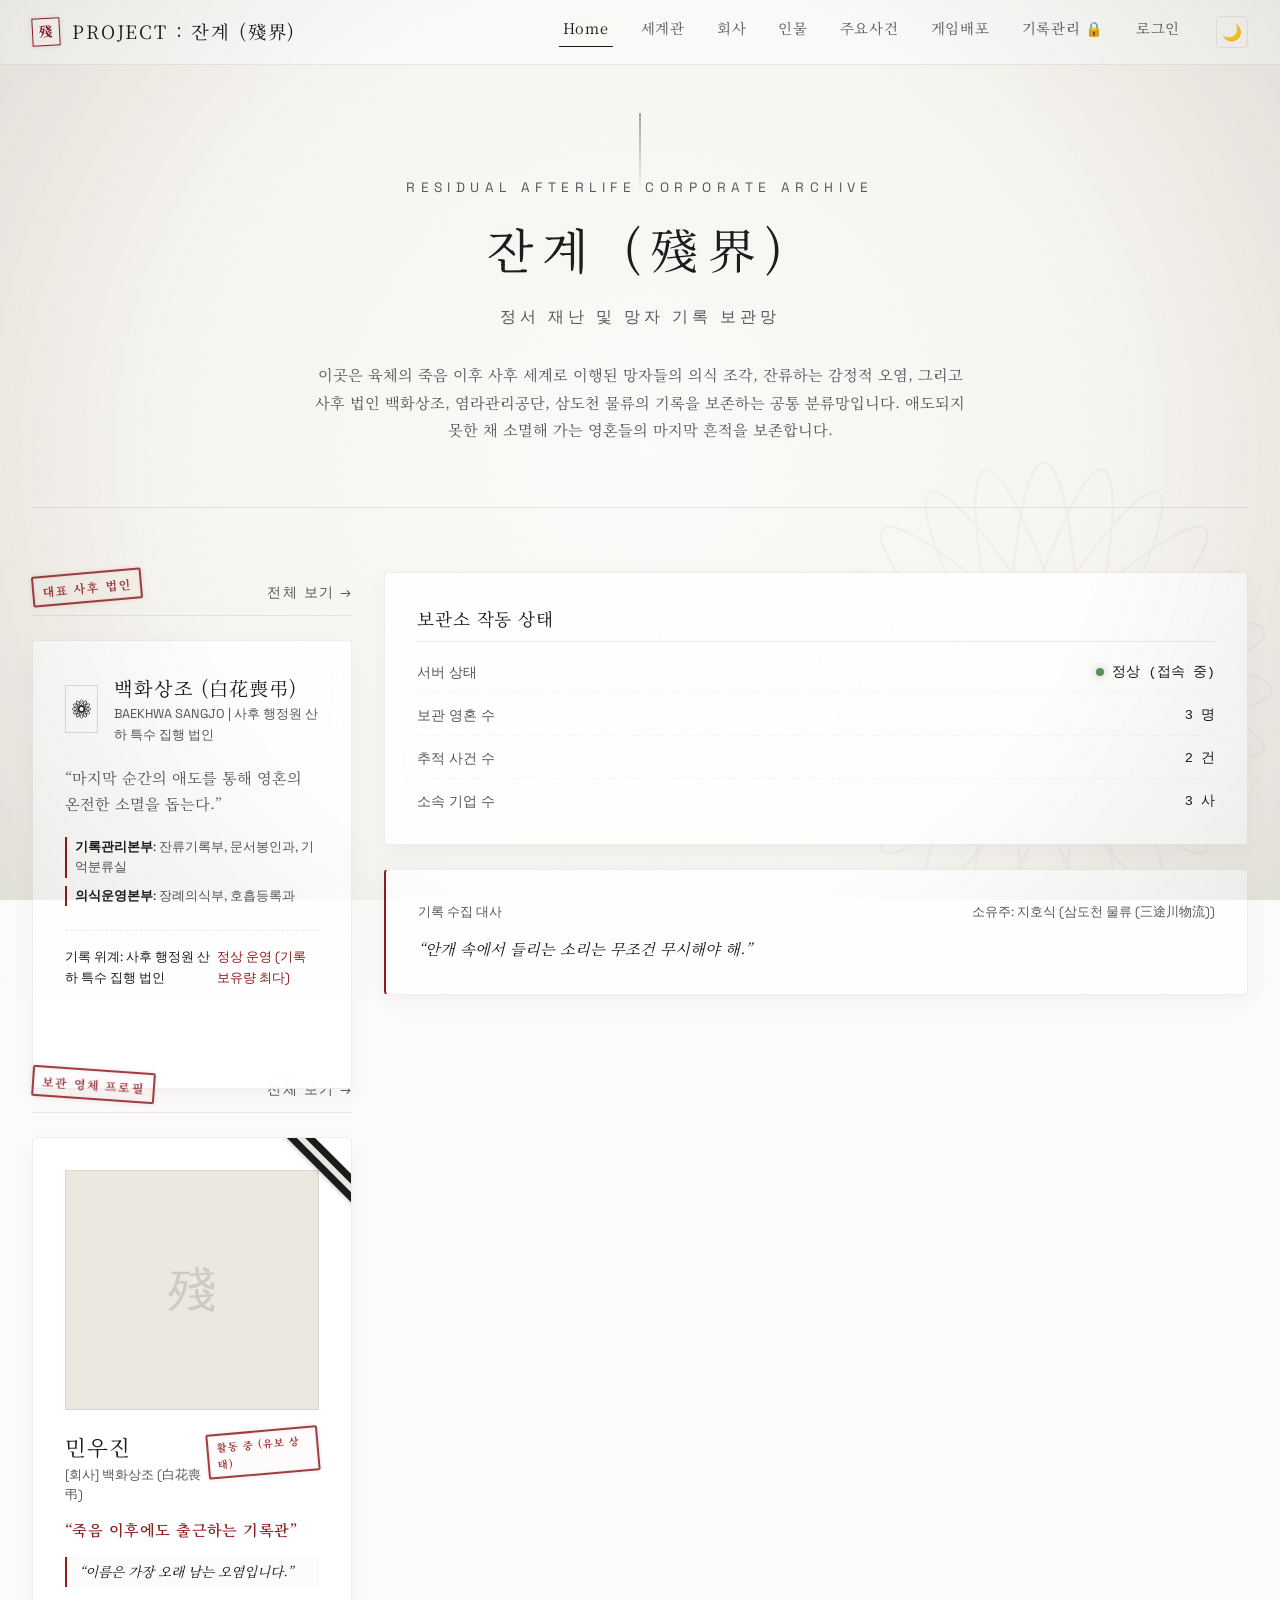
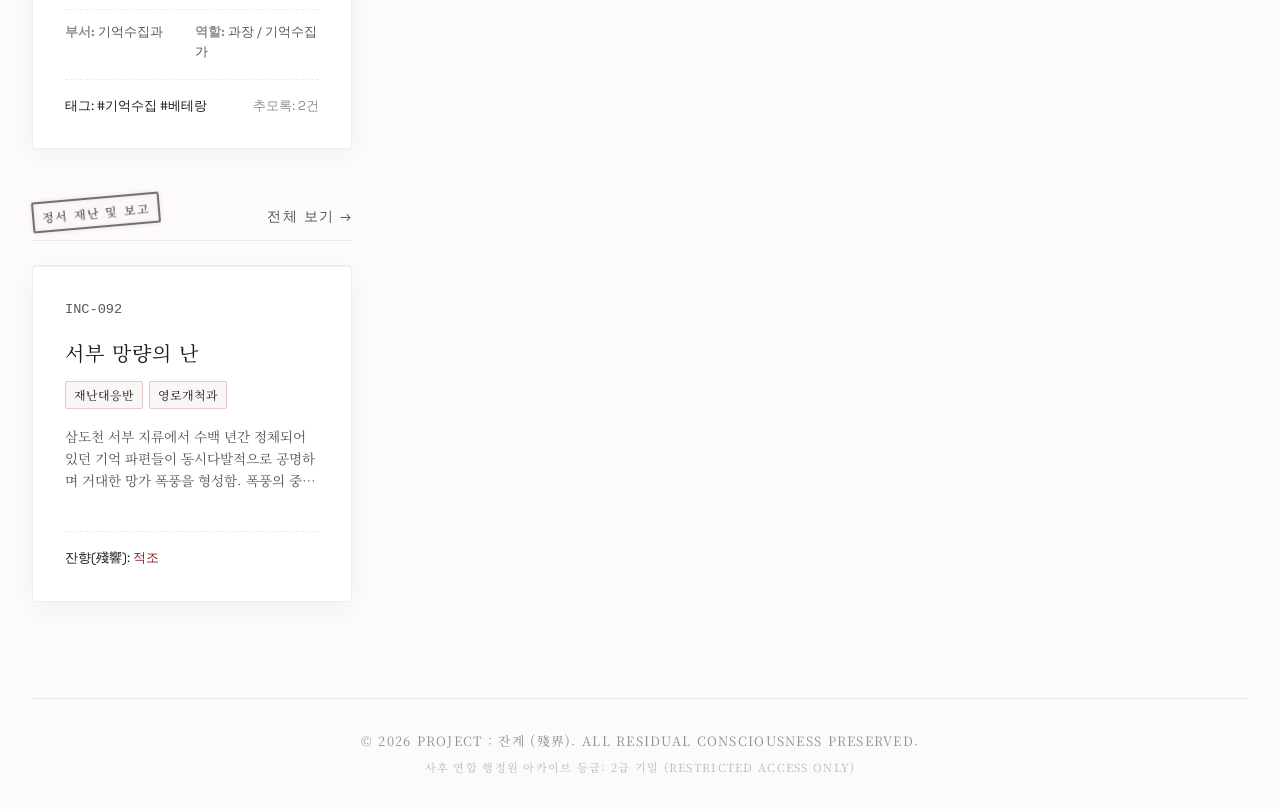
<file: index.html>
<!DOCTYPE html>
<html lang="ko">
<head>
  <meta charset="UTF-8">
  <meta name="viewport" content="width=device-width, initial-scale=1.0">
  <title>PROJECT : 잔계 (殘界) - 사후 세계 기업 연합 기록보관소</title>
  <meta name="description" content="사후 세계 기업들의 기억 잔재, 영혼 격리, 정서 재난 대응 정보를 다루는 공식 기밀 기록 보관소입니다.">
  <link rel="stylesheet" href="assets/css/style.css">
</head>
<body>
  <!-- Loading Screen Overlay -->
  <div class="loading-overlay" id="loading-overlay">
    <div style="text-align: center;">
      <div class="logo-stamp stamp-large" style="margin: 0 auto 1.5rem auto; display: flex; font-size: 1.5rem; width: 45px; height: 45px;">殘</div>
      <h1 class="archive-title" style="margin-bottom: 0.5rem; font-size: 2.5rem; letter-spacing: 0.2em;">PROJECT : 잔계 (殘界)</h1>
      <div class="archive-subtitle" style="margin-bottom: 3rem; font-size: 0.85rem; letter-spacing: 0.2em;">Residual Afterlife Corporate Archive</div>
      
      <div class="loading-quote-container" id="loading-quote-container" style="max-width: 500px; margin: 0 auto;">
        <p class="loading-quote-text" id="loading-quote-text" style="font-family: var(--font-serif); font-size: 1.1rem; font-style: italic; color: var(--text-primary); margin-bottom: 1rem; line-height: 1.8;">기록물 조각 판독 중...</p>
        <span class="loading-quote-author" id="loading-quote-author" style="font-family: var(--font-serif); font-size: 0.85rem; color: var(--text-secondary);"></span>
      </div>
    </div>
  </div>

  <!-- Overlay Effects -->
  <div class="bg-layers"></div>
  <div class="grid-overlay"></div>
  <div class="vignette-overlay"></div>
  <div class="scanlines"></div>
  <div class="noise-overlay"></div>

  <!-- Chrysanthemum Watermark SVG -->
  <svg class="chrysanthemum-watermark" viewBox="0 0 100 100" fill="none" stroke="currentColor" stroke-width="0.3">
    <circle cx="50" cy="50" r="6"/>
    <ellipse cx="50" cy="50" rx="38" ry="6" transform="rotate(0 50 50)"/>
    <ellipse cx="50" cy="50" rx="38" ry="6" transform="rotate(15 50 50)"/>
    <ellipse cx="50" cy="50" rx="38" ry="6" transform="rotate(30 50 50)"/>
    <ellipse cx="50" cy="50" rx="38" ry="6" transform="rotate(45 50 50)"/>
    <ellipse cx="50" cy="50" rx="38" ry="6" transform="rotate(60 50 50)"/>
    <ellipse cx="50" cy="50" rx="38" ry="6" transform="rotate(75 50 50)"/>
    <ellipse cx="50" cy="50" rx="38" ry="6" transform="rotate(90 50 50)"/>
    <ellipse cx="50" cy="50" rx="38" ry="6" transform="rotate(105 50 50)"/>
    <ellipse cx="50" cy="50" rx="38" ry="6" transform="rotate(120 50 50)"/>
    <ellipse cx="50" cy="50" rx="38" ry="6" transform="rotate(135 50 50)"/>
    <ellipse cx="50" cy="50" rx="38" ry="6" transform="rotate(150 50 50)"/>
    <ellipse cx="50" cy="50" rx="38" ry="6" transform="rotate(165 50 50)"/>
  </svg>

  <div class="app-container">
    <!-- Top Navigation Header -->
    <header>
      <a href="/" class="logo" id="nav-logo">
        <div class="logo-stamp">殘</div>
        <div class="logo-text">PROJECT : 잔계 (殘界)</div>
      </a>
      <button class="mobile-nav-toggle" id="menu-toggle" aria-label="메뉴 열기">☰</button>
      <ul class="nav-links" id="nav-menu">
        <li><a href="/" data-route="home">Home</a></li>
        <li><a href="/world/" data-route="world">세계관</a></li>
        <li><a href="/company/" data-route="company">회사</a></li>
        <li><a href="/character/" data-route="character">인물</a></li>
        <li><a href="/incident/" data-route="incident">주요사건</a></li>
        <li><a href="/games/" data-route="games">게임배포</a></li>
        <li><a href="/manage/" data-route="manage">기록관리 🔒</a></li>
        <li><a href="/admin-login/" data-route="admin-login">로그인</a></li>
      </ul>
    </header>

    <!-- Main Workspace Content injected via app.js -->
    <main id="app">
      <div class="loading-placeholder" style="text-align: center; padding: 5rem 0; font-family: var(--font-serif); color: var(--text-secondary);">
        기록 보관소 데이터베이스 로딩 중...
      </div>
    </main>

    <!-- Page Footer -->
    <footer>
      <p>© 2026 PROJECT : 잔계 (殘界). ALL RESIDUAL CONSCIOUSNESS PRESERVED.</p>
      <p style="font-size: 0.7rem; margin-top: 0.5rem; opacity: 0.6;">사후 연합 행정원 아카이브 등급: 2급 기밀 (RESTRICTED ACCESS ONLY)</p>
    </footer>
  </div>

  <!-- Detail Modal Dialog Container -->
  <div class="detail-modal-overlay" id="detail-modal-overlay">
    <div class="detail-modal" id="detail-modal-content">
      <!-- Injected dynamically -->
    </div>
  </div>

  <!-- Application Logic -->
  <script type="module" src="assets/js/app.js"></script>
</body>
</html>
</file>
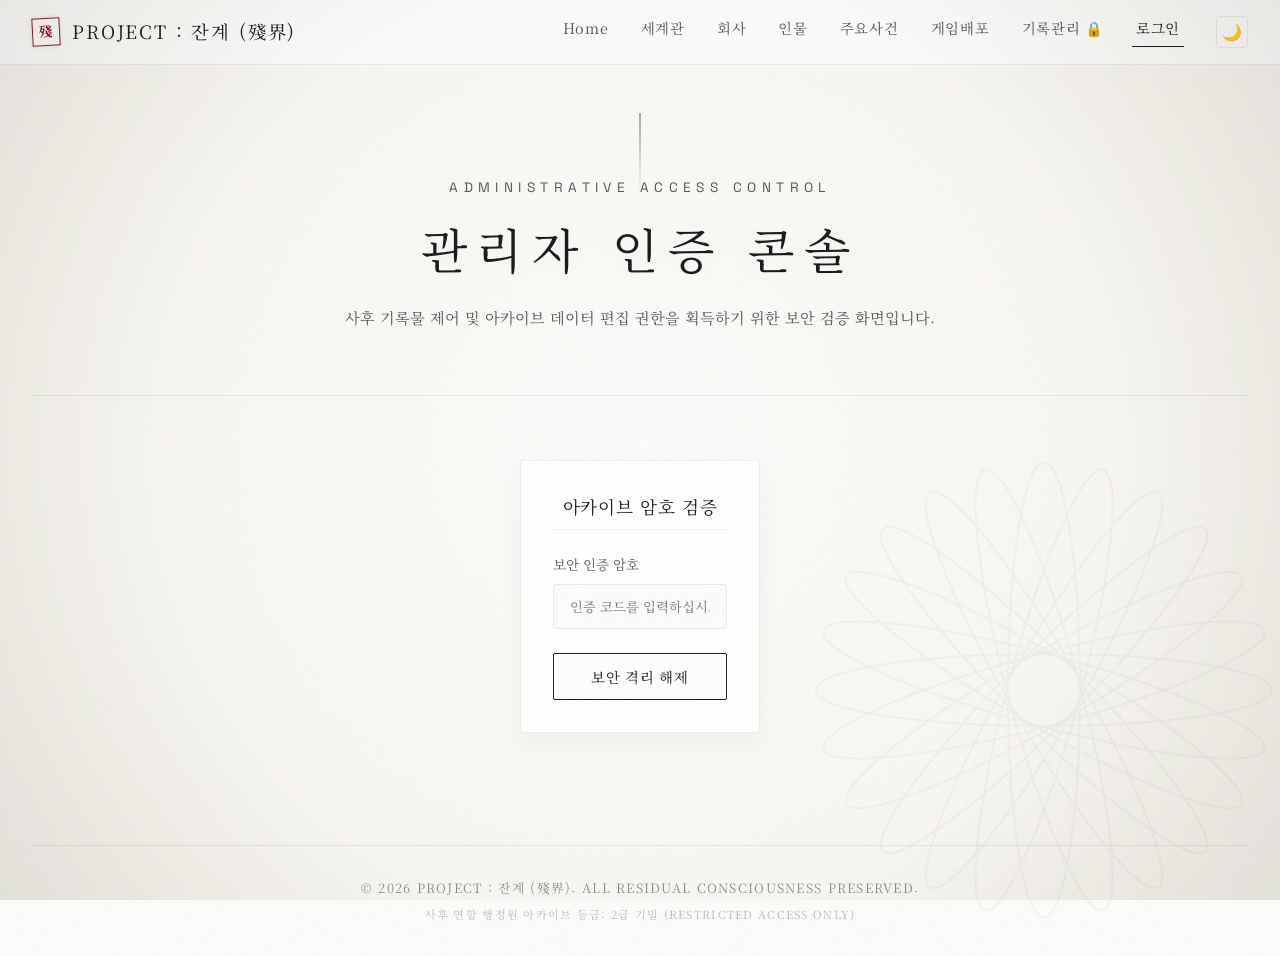
<file: admin-login/index.html>
<!DOCTYPE html>
<html lang="ko">
<head>
  <meta charset="UTF-8">
  <meta name="viewport" content="width=device-width, initial-scale=1.0">
  <title>관리자 로그인 | PROJECT : 잔계 (殘界)</title>
  <meta name="description" content="사후 세계 기업 아카이브 관리 권한 획득을 위한 로그인 페이지입니다.">
  <link rel="stylesheet" href="../assets/css/style.css">
</head>
<body>
  <div class="bg-layers"></div>
  <div class="vignette-overlay"></div>
  <div class="noise-overlay"></div>

  <svg class="chrysanthemum-watermark" viewBox="0 0 100 100" fill="none" stroke="currentColor" stroke-width="0.3">
    <circle cx="50" cy="50" r="6"/>
    <ellipse cx="50" cy="50" rx="38" ry="6" transform="rotate(0 50 50)"/>
    <ellipse cx="50" cy="50" rx="38" ry="6" transform="rotate(15 50 50)"/>
    <ellipse cx="50" cy="50" rx="38" ry="6" transform="rotate(30 50 50)"/>
    <ellipse cx="50" cy="50" rx="38" ry="6" transform="rotate(45 50 50)"/>
    <ellipse cx="50" cy="50" rx="38" ry="6" transform="rotate(60 50 50)"/>
    <ellipse cx="50" cy="50" rx="38" ry="6" transform="rotate(75 50 50)"/>
    <ellipse cx="50" cy="50" rx="38" ry="6" transform="rotate(90 50 50)"/>
    <ellipse cx="50" cy="50" rx="38" ry="6" transform="rotate(105 50 50)"/>
    <ellipse cx="50" cy="50" rx="38" ry="6" transform="rotate(120 50 50)"/>
    <ellipse cx="50" cy="50" rx="38" ry="6" transform="rotate(135 50 50)"/>
    <ellipse cx="50" cy="50" rx="38" ry="6" transform="rotate(150 50 50)"/>
    <ellipse cx="50" cy="50" rx="38" ry="6" transform="rotate(165 50 50)"/>
  </svg>

  <div class="app-container">
    <header>
      <a href="/" class="logo" id="nav-logo">
        <div class="logo-stamp">殘</div>
        <div class="logo-text">PROJECT : 잔계 (殘界)</div>
      </a>
      <button class="mobile-nav-toggle" id="menu-toggle" aria-label="메뉴 열기">☰</button>
      <ul class="nav-links" id="nav-menu">
        <li><a href="/" data-route="home">Home</a></li>
        <li><a href="/world/" data-route="world">세계관</a></li>
        <li><a href="/company/" data-route="company">회사</a></li>
        <li><a href="/character/" data-route="character">인물</a></li>
        <li><a href="/incident/" data-route="incident">주요사건</a></li>
        <li><a href="/games/" data-route="games">게임배포</a></li>
        <li><a href="/manage/" data-route="manage">기록관리 🔒</a></li>
        <li><a href="/admin-login/" data-route="admin-login">로그인</a></li>
      </ul>
    </header>

    <main id="app">
      <div class="loading-placeholder" style="text-align: center; padding: 5rem 0; font-family: var(--font-serif); color: var(--text-secondary);">
        기록 보관소 데이터베이스 로딩 중...
      </div>
    </main>

    <footer>
      <p>© 2026 PROJECT : 잔계 (殘界). ALL RESIDUAL CONSCIOUSNESS PRESERVED.</p>
      <p style="font-size: 0.7rem; margin-top: 0.5rem; opacity: 0.6;">사후 연합 행정원 아카이브 등급: 2급 기밀 (RESTRICTED ACCESS ONLY)</p>
    </footer>
  </div>

  <div class="detail-modal-overlay" id="detail-modal-overlay">
    <div class="detail-modal" id="detail-modal-content"></div>
  </div>

  <script type="module" src="../assets/js/app.js"></script>
</body>
</html>
</file>
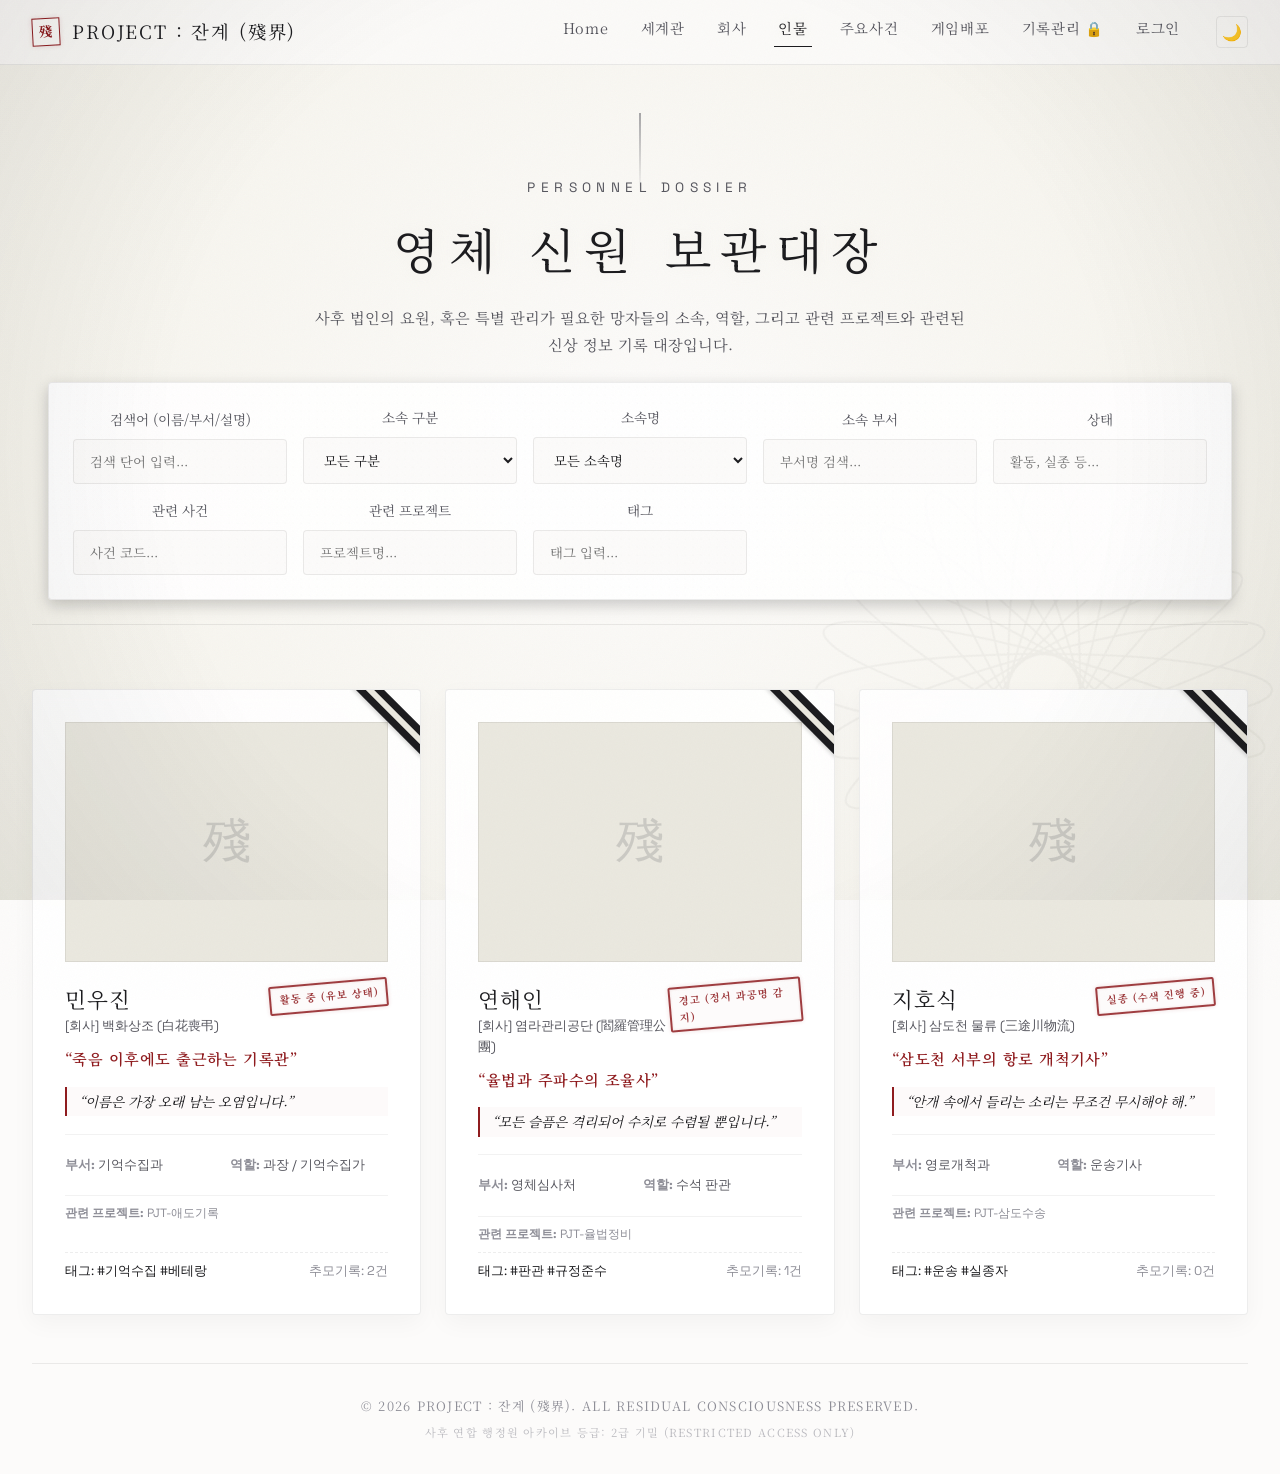
<file: character/index.html>
<!DOCTYPE html>
<html lang="ko">
<head>
  <meta charset="UTF-8">
  <meta name="viewport" content="width=device-width, initial-scale=1.0">
  <title>인물 기록 | PROJECT : 잔계 (殘界)</title>
  <meta name="description" content="사후 세계 관리 대상 및 집행 인력들의 인사 기록 정보입니다.">
  <link rel="stylesheet" href="../assets/css/style.css">
</head>
<body>
  <div class="bg-layers"></div>
  <div class="grid-overlay"></div>
  <div class="vignette-overlay"></div>
  <div class="scanlines"></div>
  <div class="noise-overlay"></div>

  <svg class="chrysanthemum-watermark" viewBox="0 0 100 100" fill="none" stroke="currentColor" stroke-width="0.3">
    <circle cx="50" cy="50" r="6"/>
    <ellipse cx="50" cy="50" rx="38" ry="6" transform="rotate(0 50 50)"/>
    <ellipse cx="50" cy="50" rx="38" ry="6" transform="rotate(15 50 50)"/>
    <ellipse cx="50" cy="50" rx="38" ry="6" transform="rotate(30 50 50)"/>
    <ellipse cx="50" cy="50" rx="38" ry="6" transform="rotate(45 50 50)"/>
    <ellipse cx="50" cy="50" rx="38" ry="6" transform="rotate(60 50 50)"/>
    <ellipse cx="50" cy="50" rx="38" ry="6" transform="rotate(75 50 50)"/>
    <ellipse cx="50" cy="50" rx="38" ry="6" transform="rotate(90 50 50)"/>
    <ellipse cx="50" cy="50" rx="38" ry="6" transform="rotate(105 50 50)"/>
    <ellipse cx="50" cy="50" rx="38" ry="6" transform="rotate(120 50 50)"/>
    <ellipse cx="50" cy="50" rx="38" ry="6" transform="rotate(135 50 50)"/>
    <ellipse cx="50" cy="50" rx="38" ry="6" transform="rotate(150 50 50)"/>
    <ellipse cx="50" cy="50" rx="38" ry="6" transform="rotate(165 50 50)"/>
  </svg>

  <div class="app-container">
    <header>
      <a href="/" class="logo" id="nav-logo">
        <div class="logo-stamp">殘</div>
        <div class="logo-text">PROJECT : 잔계 (殘界)</div>
      </a>
      <button class="mobile-nav-toggle" id="menu-toggle" aria-label="메뉴 열기">☰</button>
      <ul class="nav-links" id="nav-menu">
        <li><a href="/" data-route="home">Home</a></li>
        <li><a href="/world/" data-route="world">세계관</a></li>
        <li><a href="/company/" data-route="company">회사</a></li>
        <li><a href="/character/" data-route="character">인물</a></li>
        <li><a href="/incident/" data-route="incident">주요사건</a></li>
        <li><a href="/games/" data-route="games">게임배포</a></li>
        <li><a href="/manage/" data-route="manage">기록관리 🔒</a></li>
        <li><a href="/admin-login/" data-route="admin-login">로그인</a></li>
      </ul>
    </header>

    <main id="app">
      <div class="loading-placeholder" style="text-align: center; padding: 5rem 0; font-family: var(--font-serif); color: var(--text-secondary);">
        기록 보관소 데이터베이스 로딩 중...
      </div>
    </main>

    <footer>
      <p>© 2026 PROJECT : 잔계 (殘界). ALL RESIDUAL CONSCIOUSNESS PRESERVED.</p>
      <p style="font-size: 0.7rem; margin-top: 0.5rem; opacity: 0.6;">사후 연합 행정원 아카이브 등급: 2급 기밀 (RESTRICTED ACCESS ONLY)</p>
    </footer>
  </div>

  <div class="detail-modal-overlay" id="detail-modal-overlay">
    <div class="detail-modal" id="detail-modal-content"></div>
  </div>

  <script type="module" src="../assets/js/app.js"></script>
</body>
</html>
</file>
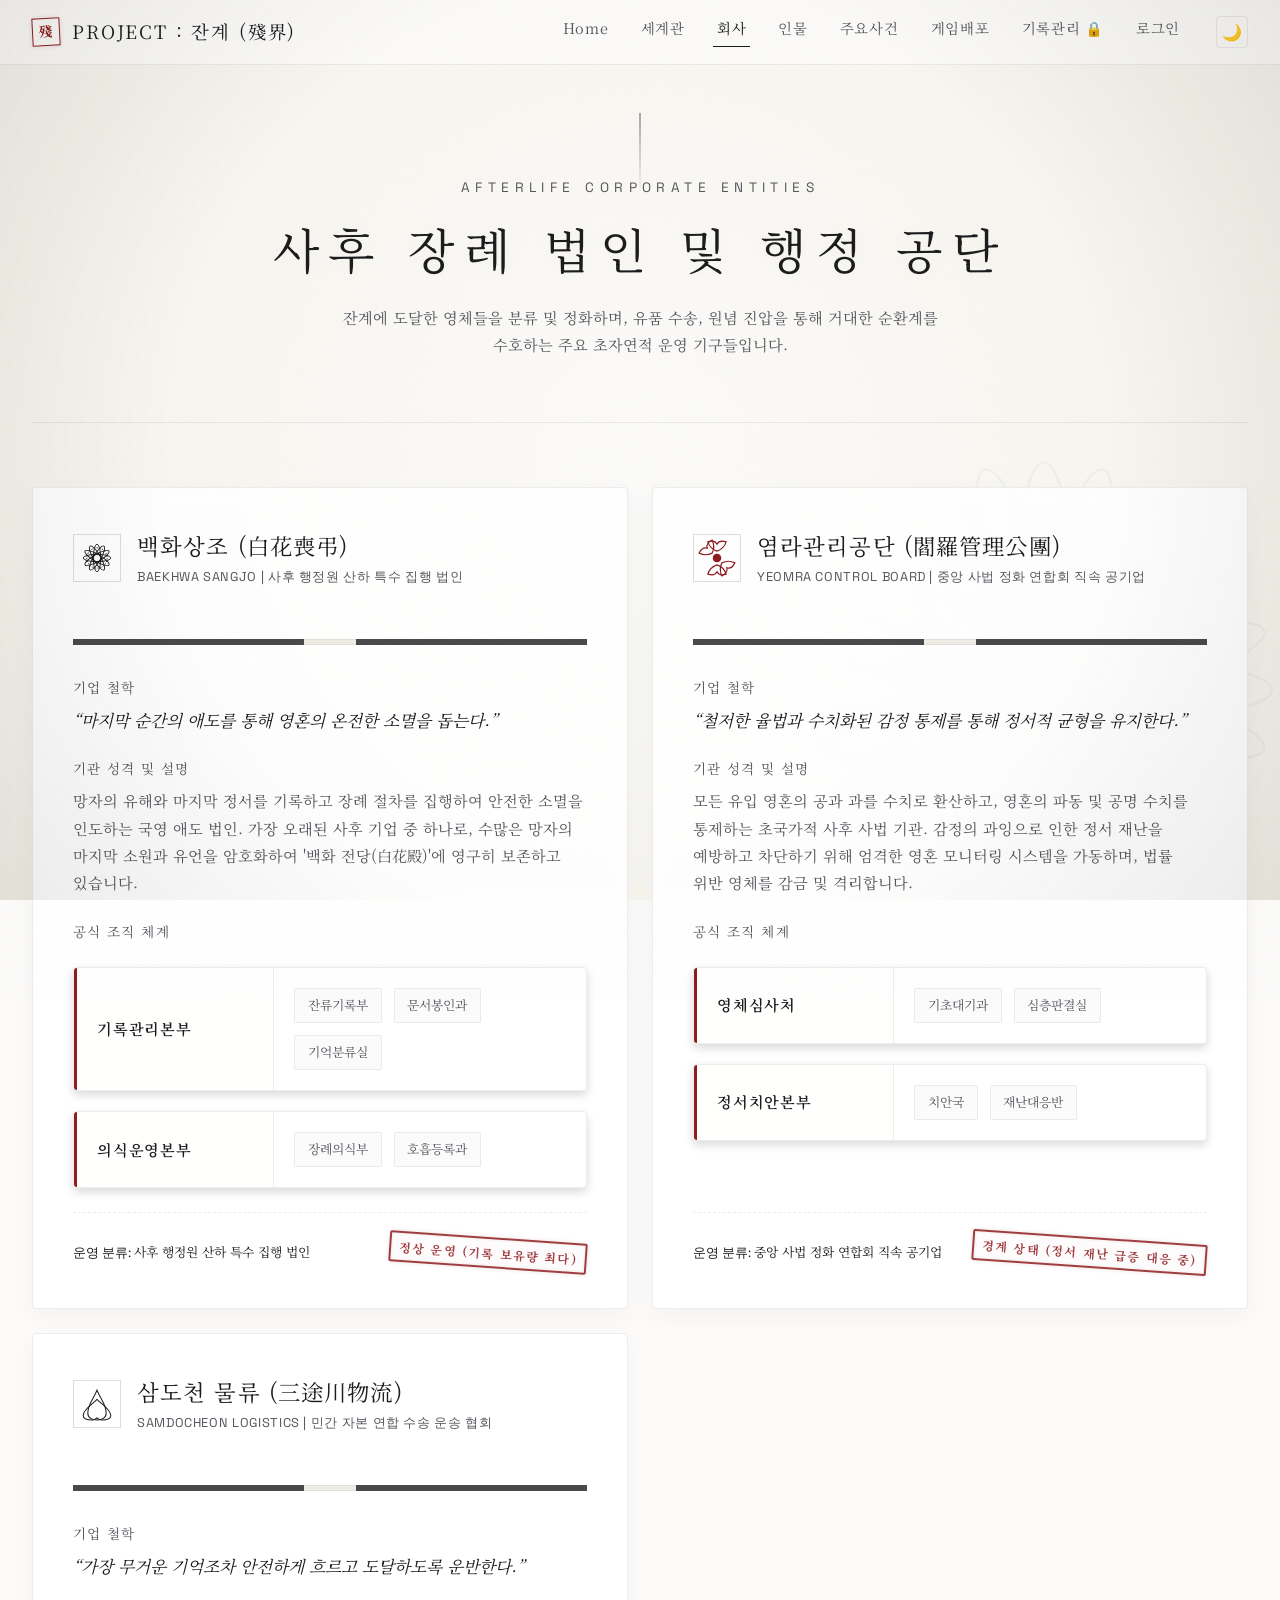
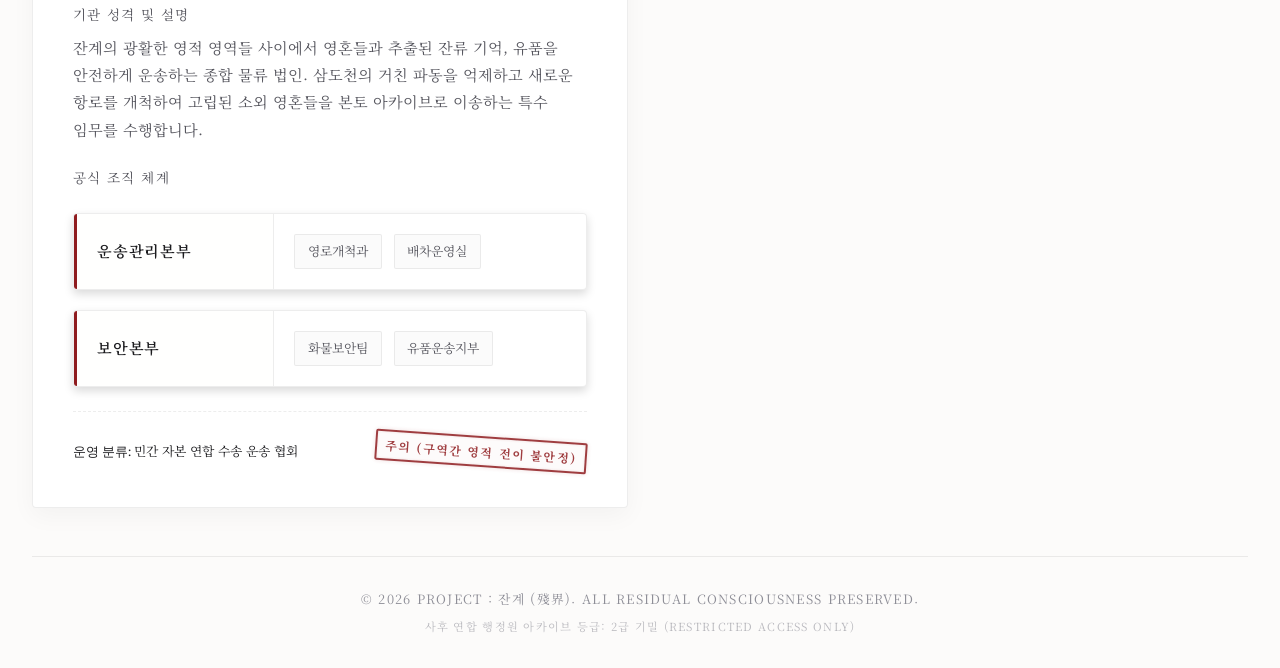
<file: company/index.html>
<!DOCTYPE html>
<html lang="ko">
<head>
  <meta charset="UTF-8">
  <meta name="viewport" content="width=device-width, initial-scale=1.0">
  <title>회사 소개 | PROJECT : 잔계 (殘界)</title>
  <meta name="description" content="잔류 영혼과 사후 행정을 담당하는 3대 기업 백화상조, 염라관리공단, 삼도천 물류 정보입니다.">
  <link rel="stylesheet" href="../assets/css/style.css">
</head>
<body>
  <div class="bg-layers"></div>
  <div class="grid-overlay"></div>
  <div class="vignette-overlay"></div>
  <div class="scanlines"></div>
  <div class="noise-overlay"></div>

  <svg class="chrysanthemum-watermark" viewBox="0 0 100 100" fill="none" stroke="currentColor" stroke-width="0.3">
    <circle cx="50" cy="50" r="6"/>
    <ellipse cx="50" cy="50" rx="38" ry="6" transform="rotate(0 50 50)"/>
    <ellipse cx="50" cy="50" rx="38" ry="6" transform="rotate(15 50 50)"/>
    <ellipse cx="50" cy="50" rx="38" ry="6" transform="rotate(30 50 50)"/>
    <ellipse cx="50" cy="50" rx="38" ry="6" transform="rotate(45 50 50)"/>
    <ellipse cx="50" cy="50" rx="38" ry="6" transform="rotate(60 50 50)"/>
    <ellipse cx="50" cy="50" rx="38" ry="6" transform="rotate(75 50 50)"/>
    <ellipse cx="50" cy="50" rx="38" ry="6" transform="rotate(90 50 50)"/>
    <ellipse cx="50" cy="50" rx="38" ry="6" transform="rotate(105 50 50)"/>
    <ellipse cx="50" cy="50" rx="38" ry="6" transform="rotate(120 50 50)"/>
    <ellipse cx="50" cy="50" rx="38" ry="6" transform="rotate(135 50 50)"/>
    <ellipse cx="50" cy="50" rx="38" ry="6" transform="rotate(150 50 50)"/>
    <ellipse cx="50" cy="50" rx="38" ry="6" transform="rotate(165 50 50)"/>
  </svg>

  <div class="app-container">
    <header>
      <a href="/" class="logo" id="nav-logo">
        <div class="logo-stamp">殘</div>
        <div class="logo-text">PROJECT : 잔계 (殘界)</div>
      </a>
      <button class="mobile-nav-toggle" id="menu-toggle" aria-label="메뉴 열기">☰</button>
      <ul class="nav-links" id="nav-menu">
        <li><a href="/" data-route="home">Home</a></li>
        <li><a href="/world/" data-route="world">세계관</a></li>
        <li><a href="/company/" data-route="company">회사</a></li>
        <li><a href="/character/" data-route="character">인물</a></li>
        <li><a href="/incident/" data-route="incident">주요사건</a></li>
        <li><a href="/games/" data-route="games">게임배포</a></li>
        <li><a href="/manage/" data-route="manage">기록관리 🔒</a></li>
        <li><a href="/admin-login/" data-route="admin-login">로그인</a></li>
      </ul>
    </header>

    <main id="app">
      <div class="loading-placeholder" style="text-align: center; padding: 5rem 0; font-family: var(--font-serif); color: var(--text-secondary);">
        기록 보관소 데이터베이스 로딩 중...
      </div>
    </main>

    <footer>
      <p>© 2026 PROJECT : 잔계 (殘界). ALL RESIDUAL CONSCIOUSNESS PRESERVED.</p>
      <p style="font-size: 0.7rem; margin-top: 0.5rem; opacity: 0.6;">사후 연합 행정원 아카이브 등급: 2급 기밀 (RESTRICTED ACCESS ONLY)</p>
    </footer>
  </div>

  <div class="detail-modal-overlay" id="detail-modal-overlay">
    <div class="detail-modal" id="detail-modal-content"></div>
  </div>

  <script type="module" src="../assets/js/app.js"></script>
</body>
</html>
</file>
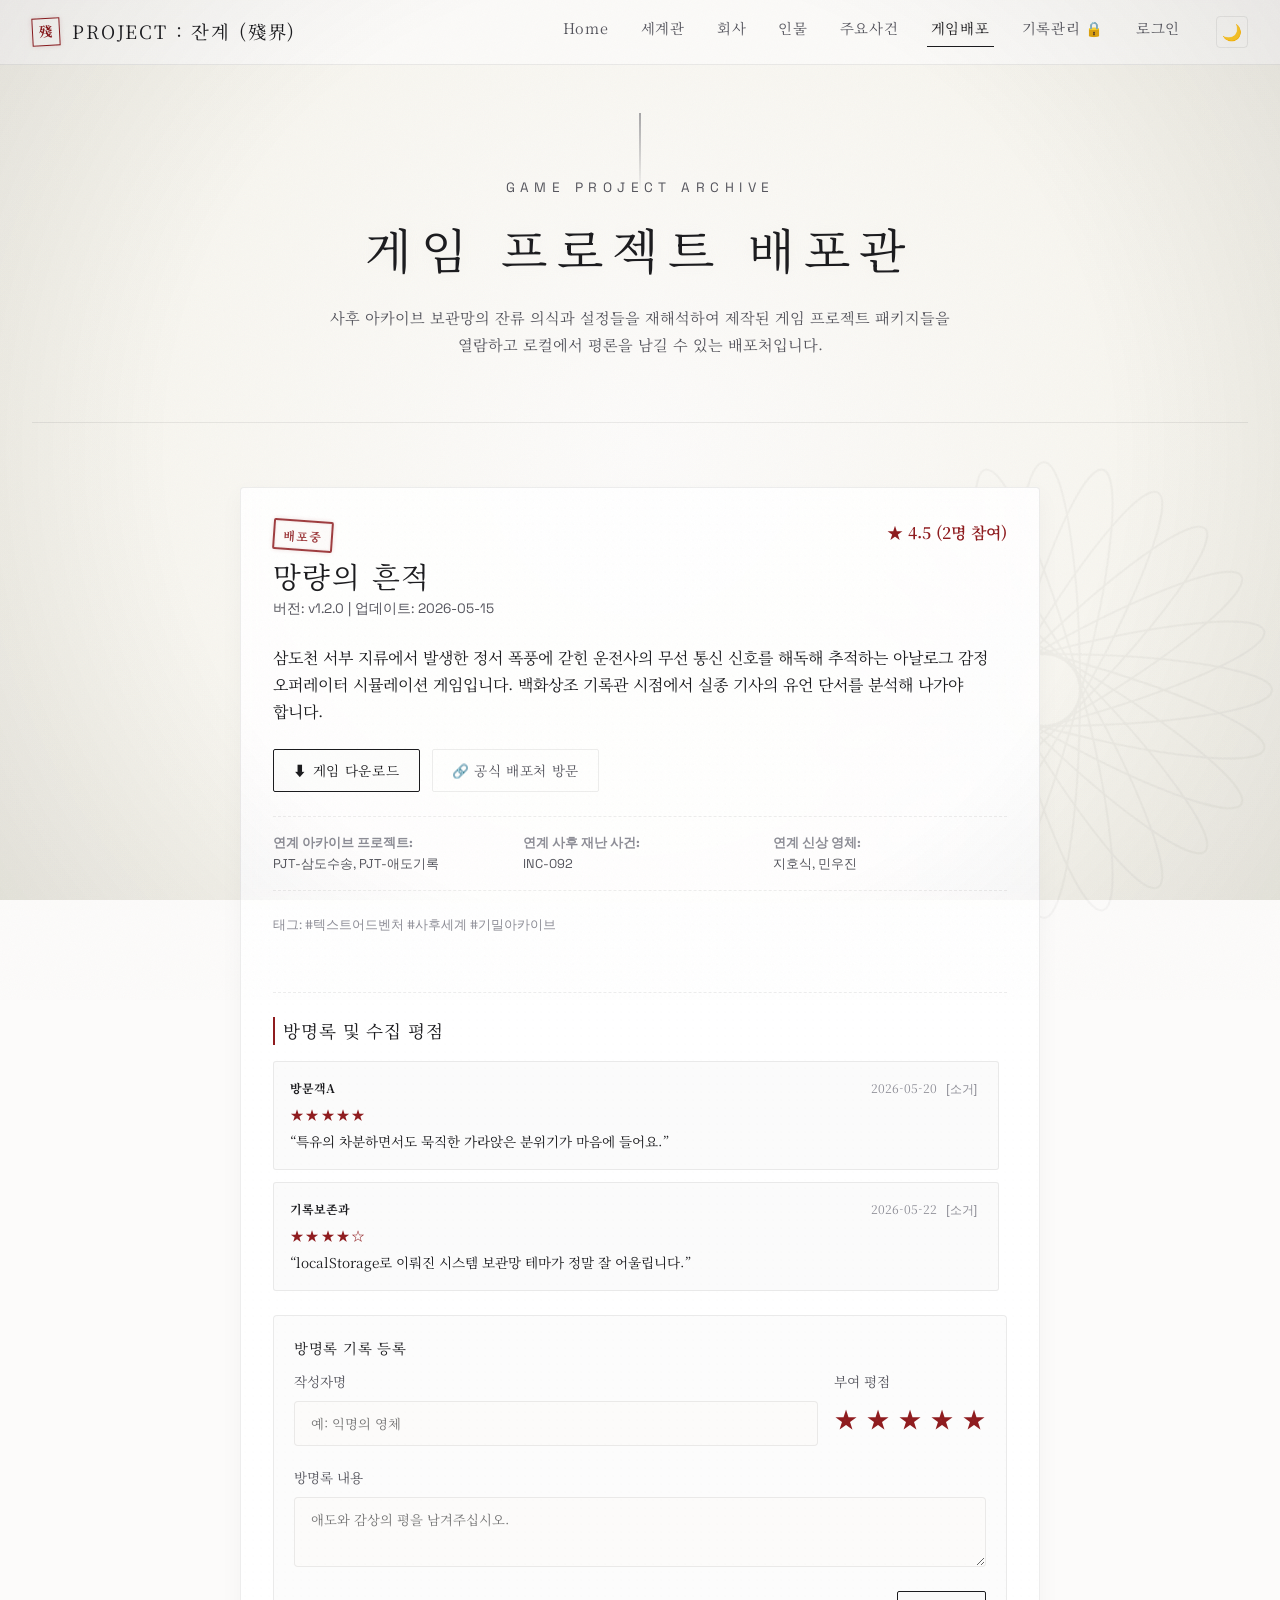
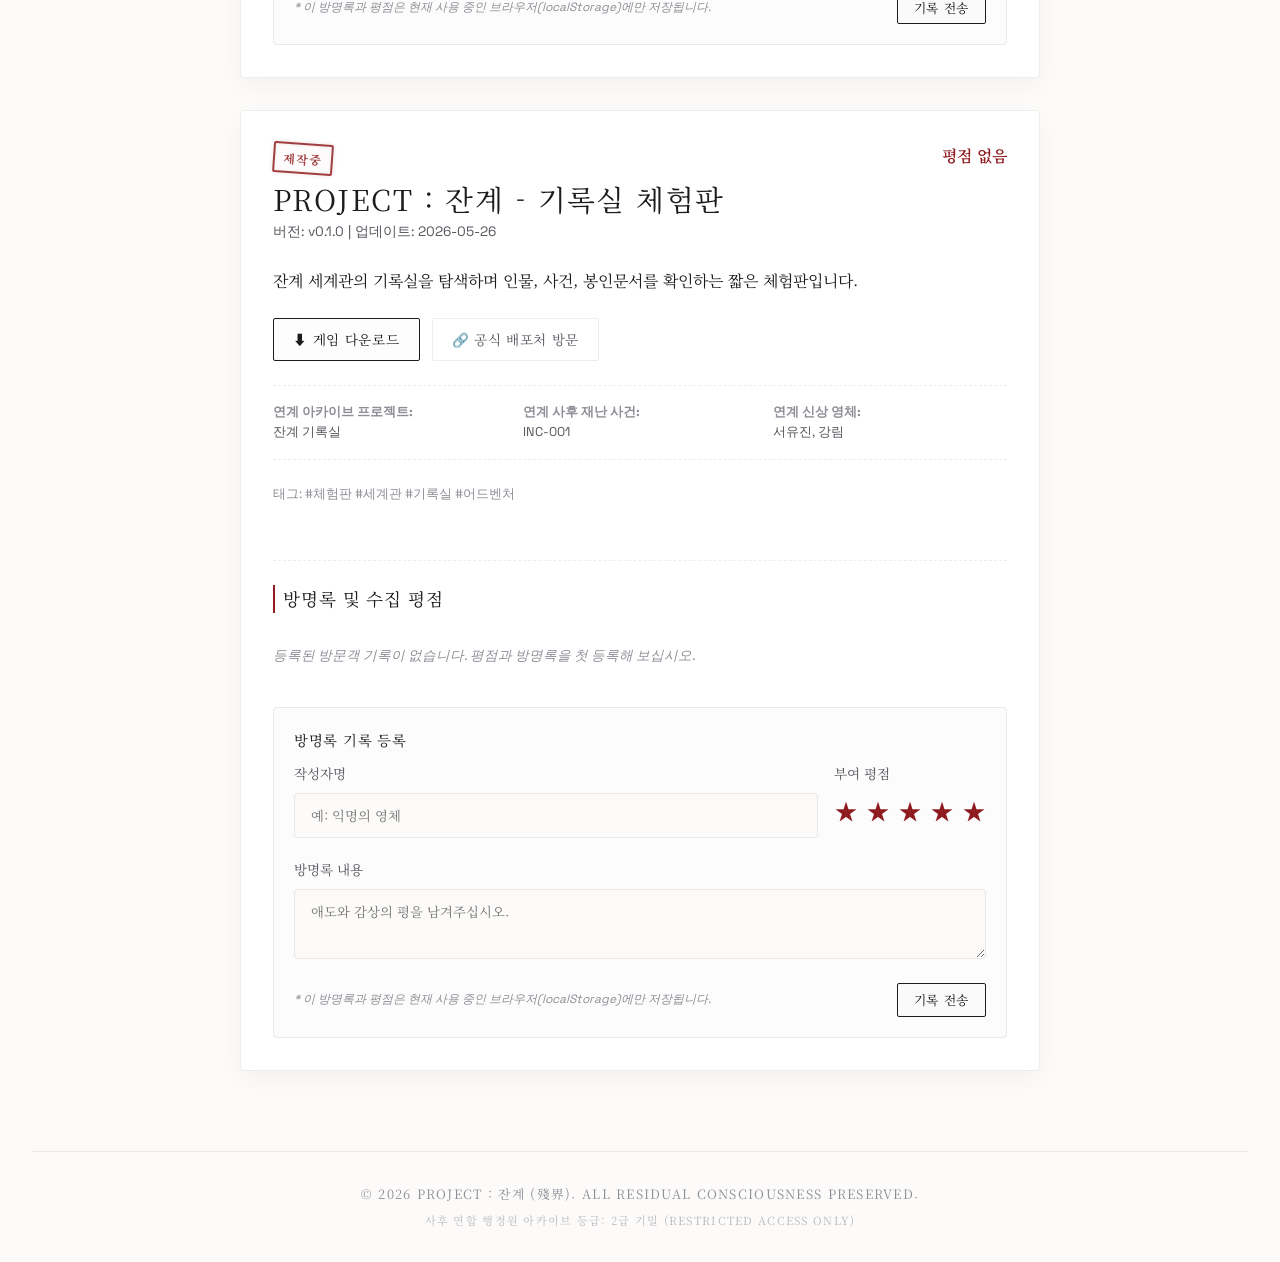
<file: games/index.html>
<!DOCTYPE html>
<html lang="ko">
<head>
  <meta charset="UTF-8">
  <meta name="viewport" content="width=device-width, initial-scale=1.0">
  <title>게임 배포 | PROJECT : 잔계 (殘界)</title>
  <meta name="description" content="사후 세계 기업 아카이브와 연결된 세계관 게임 배포 프로젝트 일람입니다.">
  <link rel="stylesheet" href="../assets/css/style.css">
</head>
<body>
  <div class="bg-layers"></div>
  <div class="grid-overlay"></div>
  <div class="vignette-overlay"></div>
  <div class="scanlines"></div>
  <div class="noise-overlay"></div>

  <svg class="chrysanthemum-watermark" viewBox="0 0 100 100" fill="none" stroke="currentColor" stroke-width="0.3">
    <circle cx="50" cy="50" r="6"/>
    <ellipse cx="50" cy="50" rx="38" ry="6" transform="rotate(0 50 50)"/>
    <ellipse cx="50" cy="50" rx="38" ry="6" transform="rotate(15 50 50)"/>
    <ellipse cx="50" cy="50" rx="38" ry="6" transform="rotate(30 50 50)"/>
    <ellipse cx="50" cy="50" rx="38" ry="6" transform="rotate(45 50 50)"/>
    <ellipse cx="50" cy="50" rx="38" ry="6" transform="rotate(60 50 50)"/>
    <ellipse cx="50" cy="50" rx="38" ry="6" transform="rotate(75 50 50)"/>
    <ellipse cx="50" cy="50" rx="38" ry="6" transform="rotate(90 50 50)"/>
    <ellipse cx="50" cy="50" rx="38" ry="6" transform="rotate(105 50 50)"/>
    <ellipse cx="50" cy="50" rx="38" ry="6" transform="rotate(120 50 50)"/>
    <ellipse cx="50" cy="50" rx="38" ry="6" transform="rotate(135 50 50)"/>
    <ellipse cx="50" cy="50" rx="38" ry="6" transform="rotate(150 50 50)"/>
    <ellipse cx="50" cy="50" rx="38" ry="6" transform="rotate(165 50 50)"/>
  </svg>

  <div class="app-container">
    <header>
      <a href="/" class="logo" id="nav-logo">
        <div class="logo-stamp">殘</div>
        <div class="logo-text">PROJECT : 잔계 (殘界)</div>
      </a>
      <button class="mobile-nav-toggle" id="menu-toggle" aria-label="메뉴 열기">☰</button>
      <ul class="nav-links" id="nav-menu">
        <li><a href="/" data-route="home">Home</a></li>
        <li><a href="/world/" data-route="world">세계관</a></li>
        <li><a href="/company/" data-route="company">회사</a></li>
        <li><a href="/character/" data-route="character">인물</a></li>
        <li><a href="/incident/" data-route="incident">주요사건</a></li>
        <li><a href="/games/" data-route="games">게임배포</a></li>
        <li><a href="/manage/" data-route="manage">기록관리 🔒</a></li>
        <li><a href="/admin-login/" data-route="admin-login">로그인</a></li>
      </ul>
    </header>

    <main id="app">
      <div class="loading-placeholder" style="text-align: center; padding: 5rem 0; font-family: var(--font-serif); color: var(--text-secondary);">
        기록 보관소 데이터베이스 로딩 중...
      </div>
    </main>

    <footer>
      <p>© 2026 PROJECT : 잔계 (殘界). ALL RESIDUAL CONSCIOUSNESS PRESERVED.</p>
      <p style="font-size: 0.7rem; margin-top: 0.5rem; opacity: 0.6;">사후 연합 행정원 아카이브 등급: 2급 기밀 (RESTRICTED ACCESS ONLY)</p>
    </footer>
  </div>

  <div class="detail-modal-overlay" id="detail-modal-overlay">
    <div class="detail-modal" id="detail-modal-content"></div>
  </div>

  <script type="module" src="../assets/js/app.js"></script>
</body>
</html>
</file>
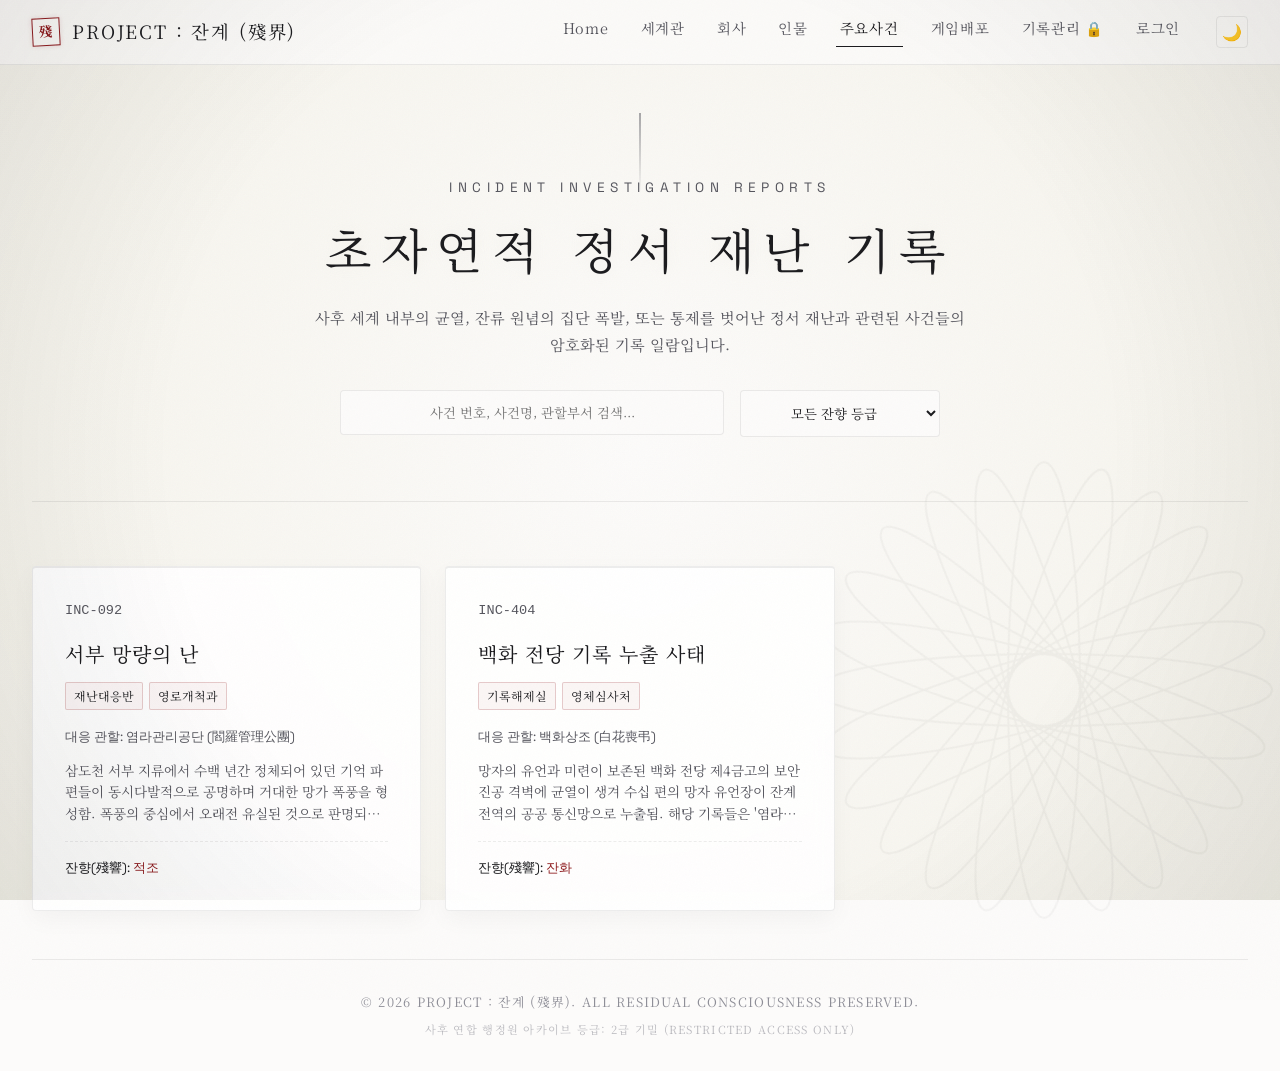
<file: incident/index.html>
<!DOCTYPE html>
<html lang="ko">
<head>
  <meta charset="UTF-8">
  <meta name="viewport" content="width=device-width, initial-scale=1.0">
  <title>주요 사건 | PROJECT : 잔계 (殘界)</title>
  <meta name="description" content="잔계 내 초자연적 감정 기후 변동 및 영체 일탈 사건 일람입니다.">
  <link rel="stylesheet" href="../assets/css/style.css">
</head>
<body>
  <div class="bg-layers"></div>
  <div class="grid-overlay"></div>
  <div class="vignette-overlay"></div>
  <div class="scanlines"></div>
  <div class="noise-overlay"></div>

  <svg class="chrysanthemum-watermark" viewBox="0 0 100 100" fill="none" stroke="currentColor" stroke-width="0.3">
    <circle cx="50" cy="50" r="6"/>
    <ellipse cx="50" cy="50" rx="38" ry="6" transform="rotate(0 50 50)"/>
    <ellipse cx="50" cy="50" rx="38" ry="6" transform="rotate(15 50 50)"/>
    <ellipse cx="50" cy="50" rx="38" ry="6" transform="rotate(30 50 50)"/>
    <ellipse cx="50" cy="50" rx="38" ry="6" transform="rotate(45 50 50)"/>
    <ellipse cx="50" cy="50" rx="38" ry="6" transform="rotate(60 50 50)"/>
    <ellipse cx="50" cy="50" rx="38" ry="6" transform="rotate(75 50 50)"/>
    <ellipse cx="50" cy="50" rx="38" ry="6" transform="rotate(90 50 50)"/>
    <ellipse cx="50" cy="50" rx="38" ry="6" transform="rotate(105 50 50)"/>
    <ellipse cx="50" cy="50" rx="38" ry="6" transform="rotate(120 50 50)"/>
    <ellipse cx="50" cy="50" rx="38" ry="6" transform="rotate(135 50 50)"/>
    <ellipse cx="50" cy="50" rx="38" ry="6" transform="rotate(150 50 50)"/>
    <ellipse cx="50" cy="50" rx="38" ry="6" transform="rotate(165 50 50)"/>
  </svg>

  <div class="app-container">
    <header>
      <a href="/" class="logo" id="nav-logo">
        <div class="logo-stamp">殘</div>
        <div class="logo-text">PROJECT : 잔계 (殘界)</div>
      </a>
      <button class="mobile-nav-toggle" id="menu-toggle" aria-label="메뉴 열기">☰</button>
      <ul class="nav-links" id="nav-menu">
        <li><a href="/" data-route="home">Home</a></li>
        <li><a href="/world/" data-route="world">세계관</a></li>
        <li><a href="/company/" data-route="company">회사</a></li>
        <li><a href="/character/" data-route="character">인물</a></li>
        <li><a href="/incident/" data-route="incident">주요사건</a></li>
        <li><a href="/games/" data-route="games">게임배포</a></li>
        <li><a href="/manage/" data-route="manage">기록관리 🔒</a></li>
        <li><a href="/admin-login/" data-route="admin-login">로그인</a></li>
      </ul>
    </header>

    <main id="app">
      <div class="loading-placeholder" style="text-align: center; padding: 5rem 0; font-family: var(--font-serif); color: var(--text-secondary);">
        기록 보관소 데이터베이스 로딩 중...
      </div>
    </main>

    <footer>
      <p>© 2026 PROJECT : 잔계 (殘界). ALL RESIDUAL CONSCIOUSNESS PRESERVED.</p>
      <p style="font-size: 0.7rem; margin-top: 0.5rem; opacity: 0.6;">사후 연합 행정원 아카이브 등급: 2급 기밀 (RESTRICTED ACCESS ONLY)</p>
    </footer>
  </div>

  <div class="detail-modal-overlay" id="detail-modal-overlay">
    <div class="detail-modal" id="detail-modal-content"></div>
  </div>

  <script type="module" src="../assets/js/app.js"></script>
</body>
</html>
</file>
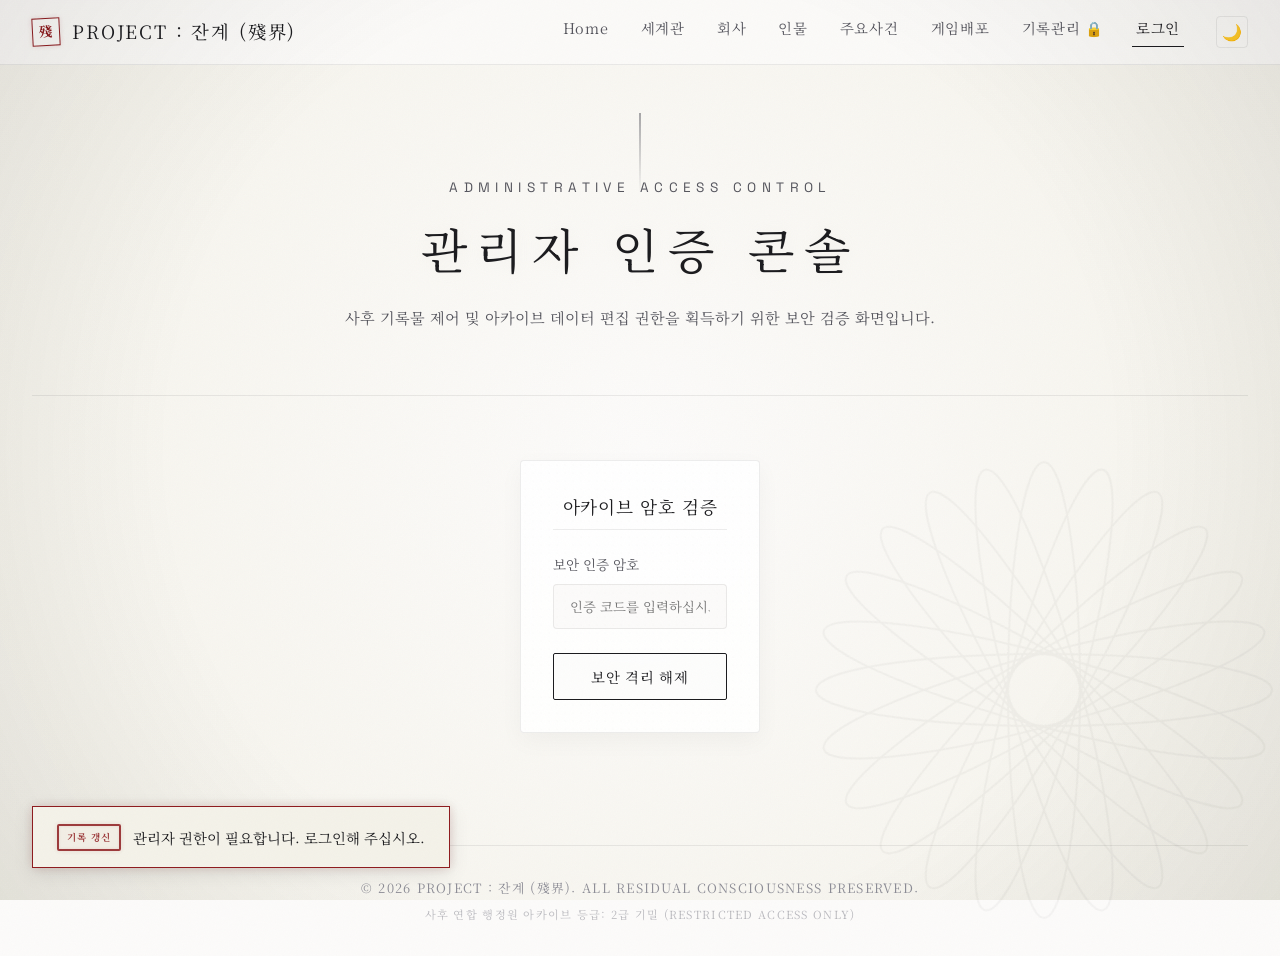
<file: manage/index.html>
<!DOCTYPE html>
<html lang="ko">
<head>
  <meta charset="UTF-8">
  <meta name="viewport" content="width=device-width, initial-scale=1.0">
  <title>기록관리 | PROJECT : 잔계 (殘界)</title>
  <meta name="description" content="잔계 아카이브의 세계관, 회사, 인물, 사건 기록을 관리하는 시스템 페이지입니다.">
  <link rel="stylesheet" href="../assets/css/style.css">
</head>
<body>
  <div class="bg-layers"></div>
  <div class="grid-overlay"></div>
  <div class="vignette-overlay"></div>
  <div class="scanlines"></div>
  <div class="noise-overlay"></div>

  <svg class="chrysanthemum-watermark" viewBox="0 0 100 100" fill="none" stroke="currentColor" stroke-width="0.3">
    <circle cx="50" cy="50" r="6"/>
    <ellipse cx="50" cy="50" rx="38" ry="6" transform="rotate(0 50 50)"/>
    <ellipse cx="50" cy="50" rx="38" ry="6" transform="rotate(15 50 50)"/>
    <ellipse cx="50" cy="50" rx="38" ry="6" transform="rotate(30 50 50)"/>
    <ellipse cx="50" cy="50" rx="38" ry="6" transform="rotate(45 50 50)"/>
    <ellipse cx="50" cy="50" rx="38" ry="6" transform="rotate(60 50 50)"/>
    <ellipse cx="50" cy="50" rx="38" ry="6" transform="rotate(75 50 50)"/>
    <ellipse cx="50" cy="50" rx="38" ry="6" transform="rotate(90 50 50)"/>
    <ellipse cx="50" cy="50" rx="38" ry="6" transform="rotate(105 50 50)"/>
    <ellipse cx="50" cy="50" rx="38" ry="6" transform="rotate(120 50 50)"/>
    <ellipse cx="50" cy="50" rx="38" ry="6" transform="rotate(135 50 50)"/>
    <ellipse cx="50" cy="50" rx="38" ry="6" transform="rotate(150 50 50)"/>
    <ellipse cx="50" cy="50" rx="38" ry="6" transform="rotate(165 50 50)"/>
  </svg>

  <div class="app-container">
    <header>
      <a href="/" class="logo" id="nav-logo">
        <div class="logo-stamp">殘</div>
        <div class="logo-text">PROJECT : 잔계 (殘界)</div>
      </a>
      <button class="mobile-nav-toggle" id="menu-toggle" aria-label="메뉴 열기">☰</button>
      <ul class="nav-links" id="nav-menu">
        <li><a href="/" data-route="home">Home</a></li>
        <li><a href="/world/" data-route="world">세계관</a></li>
        <li><a href="/company/" data-route="company">회사</a></li>
        <li><a href="/character/" data-route="character">인물</a></li>
        <li><a href="/incident/" data-route="incident">주요사건</a></li>
        <li><a href="/games/" data-route="games">게임배포</a></li>
        <li><a href="/manage/" data-route="manage">기록관리 🔒</a></li>
        <li><a href="/admin-login/" data-route="admin-login">로그인</a></li>
      </ul>
    </header>

    <main id="app">
      <div class="loading-placeholder" style="text-align: center; padding: 5rem 0; font-family: var(--font-serif); color: var(--text-secondary);">
        기록 보관소 데이터베이스 로딩 중...
      </div>
    </main>

    <footer>
      <p>© 2026 PROJECT : 잔계 (殘界). ALL RESIDUAL CONSCIOUSNESS PRESERVED.</p>
      <p style="font-size: 0.7rem; margin-top: 0.5rem; opacity: 0.6;">사후 연합 행정원 아카이브 등급: 2급 기밀 (RESTRICTED ACCESS ONLY)</p>
    </footer>
  </div>

  <div class="detail-modal-overlay" id="detail-modal-overlay">
    <div class="detail-modal" id="detail-modal-content"></div>
  </div>

  <script type="module" src="../assets/js/app.js"></script>
</body>
</html>
</file>
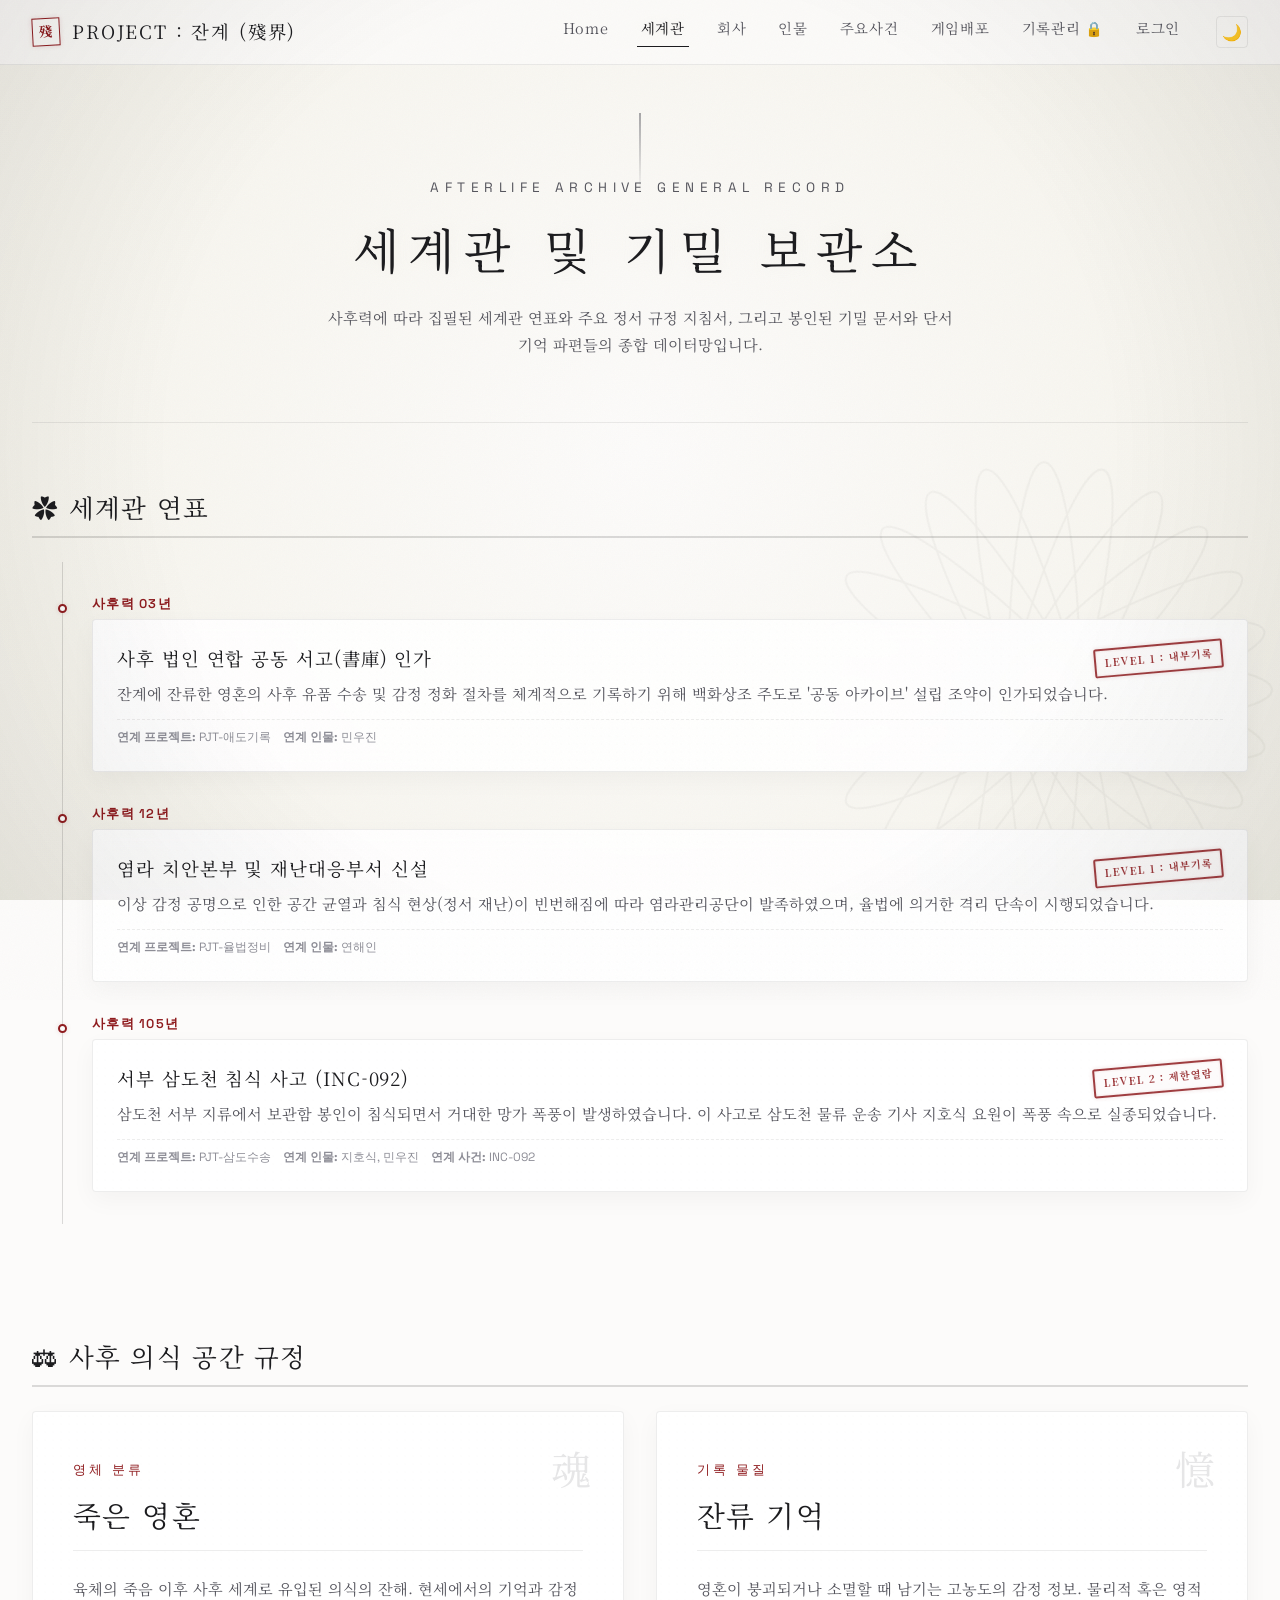
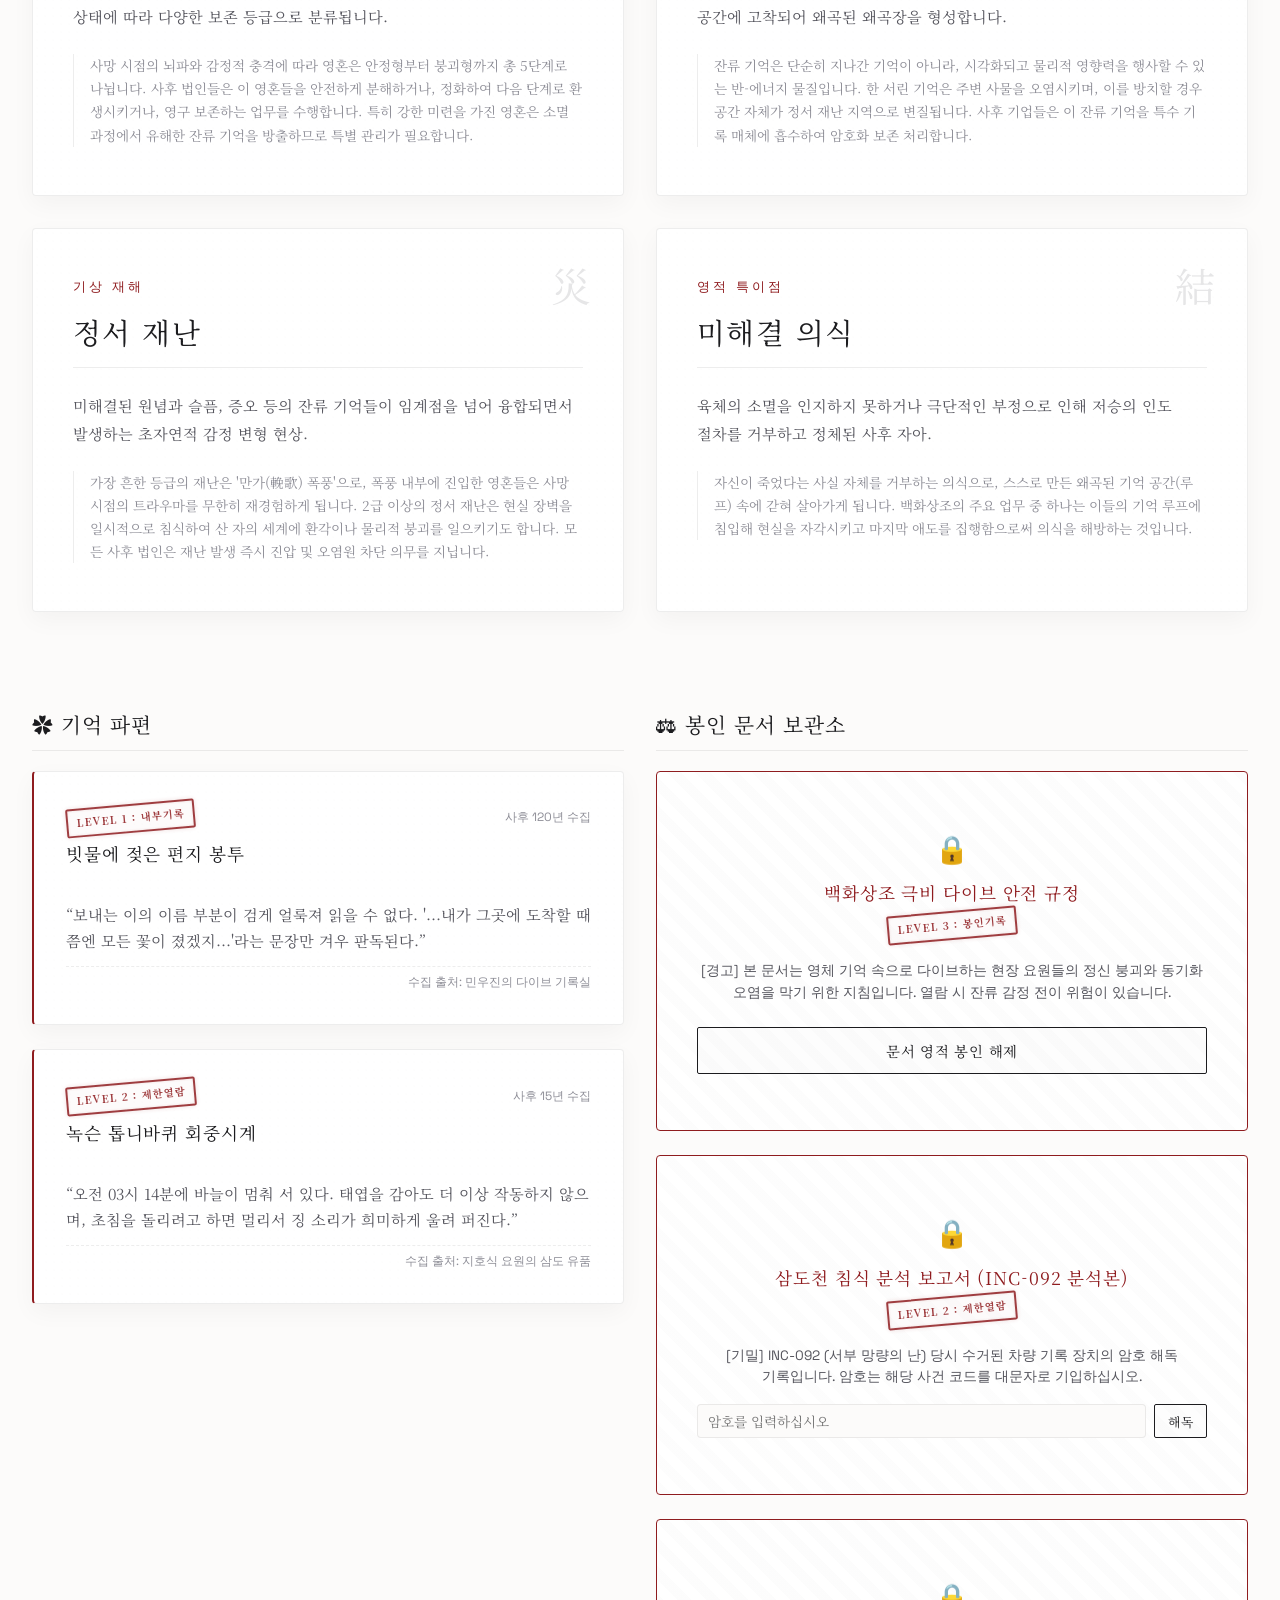
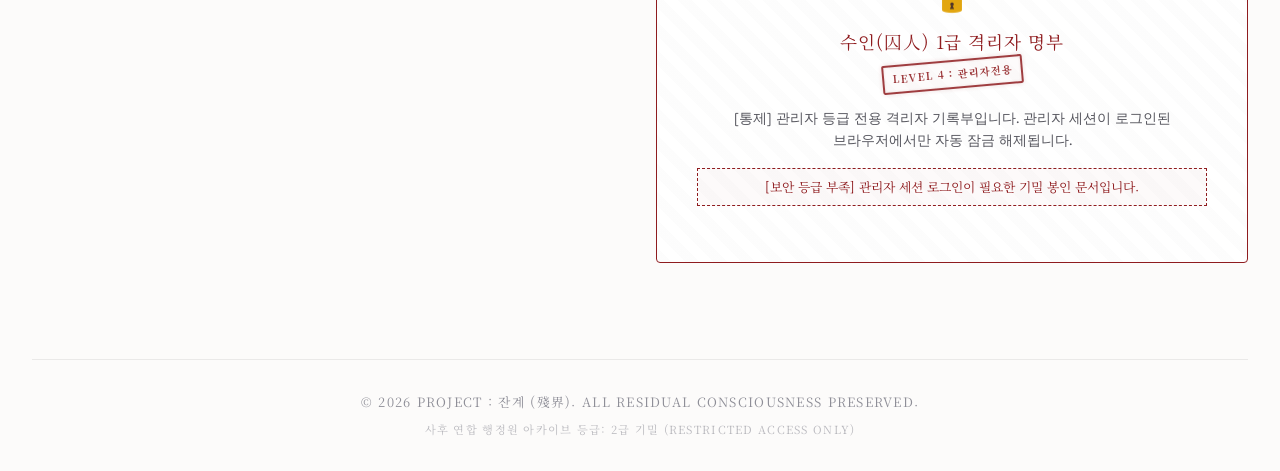
<file: world/index.html>
<!DOCTYPE html>
<html lang="ko">
<head>
  <meta charset="UTF-8">
  <meta name="viewport" content="width=device-width, initial-scale=1.0">
  <title>세계관 | PROJECT : 잔계 (殘界)</title>
  <meta name="description" content="잔계의 근간을 이루는 영체 분류, 잔류 기억, 정서 재난 등의 개념 설명입니다.">
  <link rel="stylesheet" href="../assets/css/style.css">
</head>
<body>
  <div class="bg-layers"></div>
  <div class="grid-overlay"></div>
  <div class="vignette-overlay"></div>
  <div class="scanlines"></div>
  <div class="noise-overlay"></div>

  <svg class="chrysanthemum-watermark" viewBox="0 0 100 100" fill="none" stroke="currentColor" stroke-width="0.3">
    <circle cx="50" cy="50" r="6"/>
    <ellipse cx="50" cy="50" rx="38" ry="6" transform="rotate(0 50 50)"/>
    <ellipse cx="50" cy="50" rx="38" ry="6" transform="rotate(15 50 50)"/>
    <ellipse cx="50" cy="50" rx="38" ry="6" transform="rotate(30 50 50)"/>
    <ellipse cx="50" cy="50" rx="38" ry="6" transform="rotate(45 50 50)"/>
    <ellipse cx="50" cy="50" rx="38" ry="6" transform="rotate(60 50 50)"/>
    <ellipse cx="50" cy="50" rx="38" ry="6" transform="rotate(75 50 50)"/>
    <ellipse cx="50" cy="50" rx="38" ry="6" transform="rotate(90 50 50)"/>
    <ellipse cx="50" cy="50" rx="38" ry="6" transform="rotate(105 50 50)"/>
    <ellipse cx="50" cy="50" rx="38" ry="6" transform="rotate(120 50 50)"/>
    <ellipse cx="50" cy="50" rx="38" ry="6" transform="rotate(135 50 50)"/>
    <ellipse cx="50" cy="50" rx="38" ry="6" transform="rotate(150 50 50)"/>
    <ellipse cx="50" cy="50" rx="38" ry="6" transform="rotate(165 50 50)"/>
  </svg>

  <div class="app-container">
    <header>
      <a href="/" class="logo" id="nav-logo">
        <div class="logo-stamp">殘</div>
        <div class="logo-text">PROJECT : 잔계 (殘界)</div>
      </a>
      <button class="mobile-nav-toggle" id="menu-toggle" aria-label="메뉴 열기">☰</button>
      <ul class="nav-links" id="nav-menu">
        <li><a href="/" data-route="home">Home</a></li>
        <li><a href="/world/" data-route="world">세계관</a></li>
        <li><a href="/company/" data-route="company">회사</a></li>
        <li><a href="/character/" data-route="character">인물</a></li>
        <li><a href="/incident/" data-route="incident">주요사건</a></li>
        <li><a href="/games/" data-route="games">게임배포</a></li>
        <li><a href="/manage/" data-route="manage">기록관리 🔒</a></li>
        <li><a href="/admin-login/" data-route="admin-login">로그인</a></li>
      </ul>
    </header>

    <main id="app">
      <div class="loading-placeholder" style="text-align: center; padding: 5rem 0; font-family: var(--font-serif); color: var(--text-secondary);">
        기록 보관소 데이터베이스 로딩 중...
      </div>
    </main>

    <footer>
      <p>© 2026 PROJECT : 잔계 (殘界). ALL RESIDUAL CONSCIOUSNESS PRESERVED.</p>
      <p style="font-size: 0.7rem; margin-top: 0.5rem; opacity: 0.6;">사후 연합 행정원 아카이브 등급: 2급 기밀 (RESTRICTED ACCESS ONLY)</p>
    </footer>
  </div>

  <div class="detail-modal-overlay" id="detail-modal-overlay">
    <div class="detail-modal" id="detail-modal-content"></div>
  </div>

  <script type="module" src="../assets/js/app.js"></script>
</body>
</html>
</file>
<file: assets/css/style.css>
/*
 * PROJECT : 잔계 (殘界) - Residual Afterlife Corporate Archive
 * Elegant Mourning & Memorial Database Aesthetics
 */

@import url('https://fonts.googleapis.com/css2?family=Cinzel:wght@400;600;700&family=Noto+Serif+KR:wght@300;400;600;700&family=Space+Grotesk:wght@300;400;500;600&display=swap');

:root {
  /* Color System - Bright Paper Record Office Theme */
  --bg-primary: #fcfbfa;       /* Warm Paper White */
  --bg-secondary: #f4f2e9;     /* Warm Ivory Sheet */
  --bg-panel: rgba(255, 255, 255, 0.9); /* Translucent White Sheet */
  --text-primary: #1c1c1f;     /* Charcoal Black */
  --text-secondary: #56565e;   /* Muted Graphite */
  --text-muted: #8e8e97;       /* Ash Gray */
  --accent-red: #8f1c1f;       /* Dried Blood Crimson */
  --accent-red-glow: rgba(143, 28, 31, 0.15);
  --border-color: rgba(28, 28, 31, 0.08); /* Faint Graphite Borders */
  --border-strong: rgba(28, 28, 31, 0.15);
  
  --bg-header: rgba(252, 251, 250, 0.85);
  --shadow-color: rgba(28, 28, 31, 0.04);
  --shadow-hover: rgba(28, 28, 31, 0.07);
  --shadow-large: rgba(28, 28, 31, 0.12);
  --bg-vignette: rgba(28, 28, 31, 0.08);
  --bg-upload: rgba(28, 28, 31, 0.02);
  --bg-comment-card: rgba(28, 28, 31, 0.015);
  --bg-comment-card-hover: rgba(28, 28, 31, 0.03);
  --bg-comment-form: rgba(28, 28, 31, 0.01);
  --modal-overlay-bg: rgba(0, 0, 0, 0.4);
  
  /* Fonts */
  --font-serif: 'Noto Serif KR', 'Cinzel', serif;
  --font-sans: 'Space Grotesk', sans-serif;
  
  /* Transitions */
  --transition-smooth: all 0.3s cubic-bezier(0.25, 0.8, 0.25, 1);
}

body.dark-mode {
  --bg-primary: #161619;       /* Deep Charcoal/Graphite */
  --bg-secondary: #1f1f23;     /* Darker Ivory Sheet */
  --bg-panel: rgba(30, 30, 35, 0.92); /* Translucent Dark Panel */
  --text-primary: #eae8df;     /* Ivory Text */
  --text-secondary: #a9a8a0;   /* Muted Ivory */
  --text-muted: #73726c;       /* Muted Ash */
  --accent-red: #a82b2f;       /* Brighter crimson for dark contrast */
  --accent-red-glow: rgba(168, 43, 47, 0.25);
  --border-color: rgba(234, 232, 223, 0.12); /* Light silver/gray border */
  --border-strong: rgba(234, 232, 223, 0.22);
  
  --bg-header: rgba(22, 22, 25, 0.85);
  --shadow-color: rgba(0, 0, 0, 0.3);
  --shadow-hover: rgba(0, 0, 0, 0.4);
  --shadow-large: rgba(0, 0, 0, 0.5);
  --bg-vignette: rgba(0, 0, 0, 0.35);
  --bg-upload: rgba(234, 232, 223, 0.03);
  --bg-comment-card: rgba(234, 232, 223, 0.02);
  --bg-comment-card-hover: rgba(234, 232, 223, 0.04);
  --bg-comment-form: rgba(234, 232, 223, 0.01);
  --modal-overlay-bg: rgba(0, 0, 0, 0.75);
}

body, header, .archive-panel, .detail-modal, input, select, textarea, button, a {
  transition: background-color 0.4s ease, border-color 0.4s ease, color 0.4s ease, box-shadow 0.4s ease;
}

* {
  box-sizing: border-box;
  margin: 0;
  padding: 0;
}

body {
  background-color: var(--bg-primary);
  color: var(--text-primary);
  font-family: var(--font-sans);
  line-height: 1.6;
  overflow-x: hidden;
  min-height: 100vh;
}

/* Layered Background System */
.bg-layers {
  position: fixed;
  inset: 0;
  z-index: -2;
  pointer-events: none;
  background: 
    radial-gradient(circle at 50% 50%, var(--bg-primary) 0%, var(--bg-secondary) 100%);
}

/* Vignette Overlay */
.vignette-overlay {
  position: fixed;
  inset: 0;
  z-index: 100;
  pointer-events: none;
  background: radial-gradient(circle, transparent 60%, var(--bg-vignette) 100%);
}

/* Scanlines & Grid Overlay - Hidden to prevent background stripes and interference */
.grid-overlay {
  display: none;
}

.scanlines {
  display: none;
}

/* Animated Film Grain Overlay */
@keyframes noise-flicker {
  0% { background-position: 0px 0px; }
  10% { background-position: -50px 50px; }
  20% { background-position: 100px -20px; }
  30% { background-position: -75px -100px; }
  40% { background-position: 60px 40px; }
  50% { background-position: -40px 90px; }
  60% { background-position: 80px -60px; }
  70% { background-position: -90px -20px; }
  80% { background-position: 30px 110px; }
  90% { background-position: -10px -40px; }
  100% { background-position: 0px 0px; }
}

.noise-overlay {
  position: fixed;
  inset: -100px;
  z-index: 9999;
  pointer-events: none;
  opacity: 0.028;
  background-image: url("data:image/svg+xml,%3Csvg xmlns='http://www.w3.org/2000/svg'%3E%3Cfilter id='n'%3E%3CfeTurbulence type='fractalNoise' baseFrequency='0.85' numOctaves='3' stitchTiles='stitch'/%3E%3C/filter%3E%3Crect width='100%25' height='100%25' filter='url(%23n)'/%3E%3C/svg%3E");
  animation: noise-flicker 0.25s steps(4) infinite;
  mix-blend-mode: multiply;
}

body.dark-mode .noise-overlay {
  mix-blend-mode: overlay;
  opacity: 0.015;
}

/* Chrysanthemum Watermark */
.chrysanthemum-watermark {
  position: fixed;
  bottom: -10%;
  right: -5%;
  width: 600px;
  height: 600px;
  z-index: -1;
  opacity: 0.04;
  color: var(--text-primary);
  pointer-events: none;
  transform: rotate(15deg);
}

/* Typography Helpers */
.font-serif {
  font-family: var(--font-serif);
}

h1, h2, h3, h4, h5, h6 {
  font-family: var(--font-serif);
  font-weight: 400;
  letter-spacing: 0.05em;
  color: var(--text-primary);
}

/* Main Container Shell */
.app-container {
  display: flex;
  flex-direction: column;
  min-height: 100vh;
  padding: 0 2rem;
  max-width: 1400px;
  margin: 0 auto;
  position: relative;
  z-index: 10;
}

/* Top Navigation Bar */
header {
  border-bottom: 1px solid var(--border-color);
  background-color: var(--bg-header);
  backdrop-filter: blur(10px);
  -webkit-backdrop-filter: blur(10px);
  position: sticky;
  top: 0;
  z-index: 1000;
  margin: 0 -2rem;
  padding: 1rem 2rem;
  display: flex;
  justify-content: space-between;
  align-items: center;
}

.logo {
  display: flex;
  align-items: center;
  gap: 0.75rem;
  text-decoration: none;
}

.logo-stamp {
  width: 28px;
  height: 28px;
  border: 1px solid var(--accent-red);
  color: var(--accent-red);
  display: flex;
  align-items: center;
  justify-content: center;
  font-family: var(--font-serif);
  font-size: 0.85rem;
  font-weight: bold;
  box-shadow: 0 0 5px var(--accent-red-glow);
  transform: rotate(-3deg);
}

.logo-text {
  font-family: var(--font-serif);
  color: var(--text-primary);
  font-size: 1.15rem;
  letter-spacing: 0.1em;
}

.nav-links {
  display: flex;
  list-style: none;
  gap: 1.5rem;
}

.nav-links a {
  text-decoration: none;
  color: var(--text-secondary);
  font-family: var(--font-serif);
  font-size: 0.9rem;
  letter-spacing: 0.05em;
  padding: 0.5rem 0.25rem;
  border-bottom: 1px solid transparent;
  transition: var(--transition-smooth);
}

.nav-links a:hover,
.nav-links a.active {
  color: var(--text-primary);
  border-bottom-color: var(--text-primary);
  text-shadow: 0 0 8px rgba(219, 216, 207, 0.4);
}

/* Mobile Hamburger Menu */
.mobile-nav-toggle {
  display: none;
  background: none;
  border: none;
  color: var(--text-primary);
  font-size: 1.5rem;
  cursor: pointer;
  z-index: 1100;
}

/* Main View Port */
main {
  flex: 1;
  padding: 3rem 0;
  display: flex;
  flex-direction: column;
}

/* Footer Section */
footer {
  border-top: 1px solid var(--border-color);
  padding: 2rem 0;
  text-align: center;
  font-size: 0.8rem;
  color: var(--text-muted);
  font-family: var(--font-serif);
  letter-spacing: 0.1em;
}

/* Mourning Ribbon Divider */
.funeral-ribbon {
  height: 6px;
  background: linear-gradient(
    90deg, 
    #1c1c1f 0%, 
    #1c1c1f 45%, 
    #eae8df 45%, 
    #eae8df 55%, 
    #1c1c1f 55%, 
    #1c1c1f 100%
  );
  border-top: 1px solid var(--border-color);
  border-bottom: 1px solid var(--border-color);
  margin: 2rem 0;
  opacity: 0.8;
}

.funeral-ribbon-diagonal {
  position: absolute;
  top: 15px;
  right: -25px;
  width: 100px;
  height: 20px;
  background: linear-gradient(to bottom, #1c1c1f 0%, #1c1c1f 35%, #eae8df 35%, #eae8df 65%, #1c1c1f 65%, #1c1c1f 100%);
  transform: rotate(45deg);
  box-shadow: 0 2px 4px rgba(0, 0, 0, 0.15);
  z-index: 20;
  pointer-events: none;
  border-top: 1px dashed var(--border-color);
  border-bottom: 1px dashed var(--border-color);
}

/* Korean Red Ink Stamp (도장) */
.stamp {
  border: 2px solid var(--accent-red);
  color: var(--accent-red);
  font-family: var(--font-serif);
  font-weight: bold;
  text-transform: uppercase;
  padding: 0.25rem 0.5rem;
  display: inline-block;
  font-size: 0.75rem;
  letter-spacing: 0.1em;
  transform: rotate(-5deg);
  opacity: 0.85;
  box-shadow: inset 0 0 3px var(--accent-red-glow), 0 0 5px var(--accent-red-glow);
  background-color: rgba(143, 28, 31, 0.02);
  border-radius: 2px;
}

.stamp-sealed {
  border-color: var(--accent-red);
  color: var(--accent-red);
  transform: rotate(4deg);
}

.stamp-large {
  font-size: 1.15rem;
  padding: 0.5rem 1rem;
  border-width: 3px;
  letter-spacing: 0.2em;
}

/* Translucent Archive Panels */
.archive-panel {
  background-color: var(--bg-panel);
  border: 1px solid var(--border-color);
  border-radius: 4px;
  padding: 2rem;
  position: relative;
  backdrop-filter: blur(8px);
  -webkit-backdrop-filter: blur(8px);
  box-shadow: 0 8px 24px var(--shadow-color), inset 0 1px 0 rgba(255, 255, 255, 0.05);
  transition: var(--transition-smooth), background-color 0.4s ease, border-color 0.4s ease, box-shadow 0.4s ease;
}

.archive-panel:hover {
  border-color: var(--border-strong);
  box-shadow: 0 12px 32px var(--shadow-hover), inset 0 1px 0 rgba(255, 255, 255, 0.08);
}

/* Paper Texture Effect */
.paper-texture {
  position: relative;
}

.paper-texture::after {
  content: '';
  position: absolute;
  inset: 0;
  pointer-events: none;
  background-image: radial-gradient(rgba(219, 216, 207, 0.03) 1px, transparent 1px);
  background-size: 8px 8px;
  border-radius: inherit;
  opacity: 0.8;
}

/* ==========================================================================
   HOMEPAGE STYLES
   ========================================================================== */
.hero-section {
  text-align: center;
  margin-bottom: 4rem;
  position: relative;
  padding: 4rem 1rem;
  border-bottom: 1px solid var(--border-color);
}

.hero-section::before {
  content: '';
  position: absolute;
  top: 0;
  left: 50%;
  transform: translateX(-50%);
  width: 1px;
  height: 80px;
  background: linear-gradient(to bottom, var(--text-secondary), transparent);
}

.archive-pretitle {
  font-size: 0.85rem;
  letter-spacing: 0.4em;
  color: var(--text-secondary);
  text-transform: uppercase;
  margin-bottom: 0.75rem;
}

.archive-title {
  font-size: 3rem;
  font-weight: 400;
  margin-bottom: 1rem;
  letter-spacing: 0.2em;
  text-shadow: 0 0 15px rgba(219, 216, 207, 0.2);
}

.archive-subtitle {
  font-size: 1rem;
  letter-spacing: 0.25em;
  color: var(--text-secondary);
  text-transform: uppercase;
  margin-bottom: 2rem;
}

.archive-intro {
  max-width: 650px;
  margin: 0 auto;
  font-family: var(--font-serif);
  font-size: 0.95rem;
  color: var(--text-secondary);
  line-height: 1.8;
  word-break: keep-all;
}

.homepage-grid {
  display: grid;
  grid-template-columns: 320px 1fr;
  gap: 2rem;
  margin-bottom: 3rem;
}

.status-panel-wrapper {
  display: flex;
  flex-direction: column;
  gap: 1.5rem;
}

.status-row {
  display: flex;
  justify-content: space-between;
  margin-bottom: 0.75rem;
  font-size: 0.85rem;
  border-bottom: 1px dashed rgba(154, 154, 159, 0.1);
  padding-bottom: 0.5rem;
}

.status-label {
  color: var(--text-secondary);
}

.status-value {
  color: var(--text-primary);
  font-family: monospace;
}

.status-indicator {
  width: 8px;
  height: 8px;
  border-radius: 50%;
  display: inline-block;
  margin-right: 0.5rem;
}

.status-online {
  background-color: #5c8f5c;
  box-shadow: 0 0 8px rgba(92, 143, 92, 0.5);
}

.status-warning {
  background-color: var(--accent-red);
  box-shadow: 0 0 8px var(--accent-red-glow);
}

.random-message-card {
  border-left: 2px solid var(--accent-red);
}

.message-meta {
  font-size: 0.8rem;
  color: var(--text-secondary);
  margin-bottom: 0.75rem;
  display: flex;
  justify-content: space-between;
}

.message-content {
  font-family: var(--font-serif);
  font-size: 0.95rem;
  font-style: italic;
  line-height: 1.8;
  color: var(--text-primary);
}

/* Featured Section Dashboard */
.featured-section {
  display: flex;
  flex-direction: column;
  gap: 3rem;
}

.section-header {
  display: flex;
  justify-content: space-between;
  align-items: flex-end;
  border-bottom: 1px solid var(--border-color);
  padding-bottom: 0.75rem;
  margin-bottom: 1.5rem;
}

.section-title {
  font-size: 1.5rem;
  display: flex;
  align-items: center;
  gap: 0.75rem;
}

.section-link {
  color: var(--text-secondary);
  text-decoration: none;
  font-size: 0.85rem;
  letter-spacing: 0.1em;
  transition: var(--transition-smooth);
}

.section-link:hover {
  color: var(--text-primary);
}

/* Cards Grid */
.cards-grid {
  display: grid;
  grid-template-columns: repeat(auto-fill, minmax(320px, 1fr));
  gap: 1.5rem;
}

/* Company Card */
.company-card {
  display: flex;
  flex-direction: column;
  height: 100%;
}

.company-card-header {
  display: flex;
  align-items: center;
  gap: 1rem;
  margin-bottom: 1.25rem;
}

.company-icon {
  width: 48px;
  height: 48px;
  border: 1px solid var(--border-strong);
  display: flex;
  align-items: center;
  justify-content: center;
  background-color: rgba(255, 255, 255, 0.02);
  color: var(--text-primary);
}

.company-title-wrap h3 {
  font-size: 1.2rem;
}

.company-dept-list {
  display: flex;
  flex-wrap: wrap;
  gap: 0.5rem;
  margin: 1.25rem 0;
}

.dept-tag {
  background-color: rgba(154, 154, 159, 0.05);
  border: 1px solid var(--border-color);
  color: var(--text-secondary);
  padding: 0.15rem 0.5rem;
  font-size: 0.75rem;
}

.card-footer {
  margin-top: auto;
  padding-top: 1rem;
  border-top: 1px dashed var(--border-color);
  display: flex;
  justify-content: space-between;
  align-items: center;
  font-size: 0.8rem;
}

/* Character Card */
.character-card {
  position: relative;
  overflow: hidden;
  display: flex;
  flex-direction: column;
}

.char-portrait-container {
  width: 100%;
  height: 240px;
  background-color: #eae8df;
  border: 1px solid var(--border-color);
  margin-bottom: 1.25rem;
  position: relative;
  overflow: hidden;
  display: flex;
  align-items: center;
  justify-content: center;
}

.char-portrait-img {
  width: 100%;
  height: 100%;
  object-fit: cover;
  opacity: 0.75;
  filter: grayscale(1) contrast(1.1);
  transition: var(--transition-smooth);
}

.char-portrait-fallback {
  opacity: 0.2;
  color: var(--text-secondary);
  font-size: 3rem;
}

.character-card:hover .char-portrait-img {
  opacity: 0.9;
  filter: grayscale(0.5) contrast(1.05);
}

.char-meta-top {
  display: flex;
  justify-content: space-between;
  align-items: flex-start;
  margin-bottom: 0.5rem;
}

.char-name {
  font-size: 1.35rem;
}

.char-affinity {
  font-size: 0.8rem;
  color: var(--text-secondary);
  margin-bottom: 1rem;
}

.stats-bars {
  display: flex;
  flex-direction: column;
  gap: 0.5rem;
  margin: 1rem 0;
}

.stat-bar-group {
  font-size: 0.75rem;
}

.stat-bar-header {
  display: flex;
  justify-content: space-between;
  margin-bottom: 0.25rem;
  color: var(--text-secondary);
}

.stat-bar-track {
  height: 4px;
  background-color: rgba(255, 255, 255, 0.05);
  border-radius: 2px;
  overflow: hidden;
}

.stat-bar-fill {
  height: 100%;
  background-color: var(--text-secondary);
  border-radius: 2px;
  transition: width 0.8s ease-in-out;
}

.stat-bar-fill.red {
  background-color: var(--accent-red);
}

/* Incident Card */
.incident-card {
  display: flex;
  flex-direction: column;
  justify-content: space-between;
  border-top: 2px solid var(--border-color);
}

.incident-card.high-threat {
  border-top-color: var(--accent-red);
}

.incident-header {
  display: flex;
  justify-content: space-between;
  align-items: center;
  margin-bottom: 1rem;
}

.incident-code {
  font-family: monospace;
  font-size: 0.85rem;
  color: var(--text-secondary);
}

.incident-title {
  font-size: 1.25rem;
  margin-bottom: 0.75rem;
}

.incident-summary {
  font-family: var(--font-serif);
  font-size: 0.85rem;
  color: var(--text-secondary);
  line-height: 1.6;
  margin-bottom: 1.5rem;
  display: -webkit-box;
  -webkit-line-clamp: 3;
  -webkit-box-orient: vertical;
  overflow: hidden;
}

/* ==========================================================================
   세계관 (WORLD) PAGE STYLES
   ========================================================================== */
.world-container {
  display: flex;
  flex-direction: column;
  gap: 3rem;
}

.editorial-layout {
  display: grid;
  grid-template-columns: repeat(auto-fit, minmax(450px, 1fr));
  gap: 2rem;
}

.editorial-card {
  padding: 3rem 2.5rem;
  position: relative;
}

.editorial-symbol {
  position: absolute;
  top: 1.5rem;
  right: 2rem;
  font-size: 2.5rem;
  opacity: 0.15;
  font-family: var(--font-serif);
  color: var(--text-secondary);
}

.editorial-category {
  font-size: 0.8rem;
  color: var(--accent-red);
  letter-spacing: 0.2rem;
  margin-bottom: 0.75rem;
  text-transform: uppercase;
}

.editorial-title {
  font-size: 1.8rem;
  margin-bottom: 1.5rem;
  border-bottom: 1px solid var(--border-color);
  padding-bottom: 0.75rem;
}

.editorial-body {
  font-family: var(--font-serif);
  font-size: 0.95rem;
  line-height: 1.8;
  color: var(--text-secondary);
  margin-bottom: 1.5rem;
  word-break: keep-all;
}

.editorial-details {
  font-family: var(--font-serif);
  font-size: 0.85rem;
  line-height: 1.7;
  color: var(--text-muted);
  border-left: 1px solid var(--border-color);
  padding-left: 1rem;
}

/* ==========================================================================
   기록관리 (MANAGE) PAGE STYLES
   ========================================================================== */
.manage-tabs-container {
  display: flex;
  border-bottom: 1px solid var(--border-color);
  margin-bottom: 2rem;
  overflow-x: auto;
  scrollbar-width: none;
}

.manage-tabs-container::-webkit-scrollbar {
  display: none;
}

.manage-tab {
  background: none;
  border: none;
  color: var(--text-secondary);
  font-family: var(--font-serif);
  font-size: 1rem;
  padding: 1rem 1.5rem;
  cursor: pointer;
  border-bottom: 2px solid transparent;
  white-space: nowrap;
  transition: var(--transition-smooth);
}

.manage-tab:hover,
.manage-tab.active {
  color: var(--text-primary);
  border-bottom-color: var(--text-primary);
}

/* Form Styles */
.search-filter-row {
  display: flex;
  gap: 1rem;
  margin-bottom: 1.5rem;
  flex-wrap: wrap;
}

.search-input-wrapper {
  flex: 1;
  min-width: 250px;
  position: relative;
}

.archive-input,
.archive-select,
.archive-textarea {
  width: 100%;
  background-color: var(--bg-primary);
  border: 1px solid var(--border-color);
  color: var(--text-primary);
  padding: 0.75rem 1rem;
  font-family: var(--font-serif);
  border-radius: 4px;
  transition: var(--transition-smooth);
}

.archive-input:focus,
.archive-select:focus,
.archive-textarea:focus {
  outline: none;
  border-color: var(--accent-red);
  box-shadow: 0 0 10px var(--accent-red-glow);
  background-color: var(--bg-primary);
}

.archive-textarea {
  min-height: 120px;
  resize: vertical;
}

.archive-label {
  display: block;
  font-size: 0.85rem;
  color: var(--text-secondary);
  margin-bottom: 0.5rem;
  font-family: var(--font-serif);
}

.form-group {
  margin-bottom: 1.25rem;
}

.form-row {
  display: grid;
  grid-template-columns: repeat(auto-fit, minmax(200px, 1fr));
  gap: 1rem;
}

.file-upload-container {
  border: 1px dashed var(--border-color);
  padding: 1.5rem;
  text-align: center;
  border-radius: 4px;
  background-color: rgba(28, 28, 31, 0.02);
  cursor: pointer;
  transition: var(--transition-smooth);
  position: relative;
}

.file-upload-container:hover {
  border-color: var(--text-secondary);
  background-color: rgba(255, 255, 255, 0.01);
}

.file-upload-input {
  position: absolute;
  inset: 0;
  opacity: 0;
  cursor: pointer;
  width: 100%;
}

.file-upload-label {
  font-size: 0.85rem;
  color: var(--text-secondary);
  font-family: var(--font-serif);
}

.file-upload-preview {
  max-width: 100px;
  max-height: 100px;
  object-fit: cover;
  margin-top: 0.75rem;
  border: 1px solid var(--border-color);
}

/* Button Styles */
.archive-btn {
  background: none;
  border: 1px solid var(--border-color);
  color: var(--text-secondary);
  font-family: var(--font-serif);
  padding: 0.75rem 1.5rem;
  cursor: pointer;
  font-size: 0.9rem;
  letter-spacing: 0.05em;
  border-radius: 2px;
  transition: var(--transition-smooth);
}

.archive-btn:hover {
  border-color: var(--text-primary);
  color: var(--text-primary);
  box-shadow: 0 0 10px rgba(219, 216, 207, 0.15);
}

.archive-btn-primary {
  border-color: var(--text-primary);
  color: var(--text-primary);
  background-color: rgba(219, 216, 207, 0.05);
}

.archive-btn-primary:hover {
  background-color: rgba(219, 216, 207, 0.1);
  box-shadow: 0 0 15px rgba(219, 216, 207, 0.25);
}

.archive-btn-danger {
  border-color: var(--accent-red);
  color: var(--accent-red);
}

.archive-btn-danger:hover {
  background-color: rgba(143, 28, 31, 0.1);
  color: var(--text-primary);
  box-shadow: 0 0 15px var(--accent-red-glow);
}

.btn-group {
  display: flex;
  gap: 0.75rem;
  justify-content: flex-end;
  margin-top: 1.5rem;
}

/* Management Content Layout */
.manage-grid {
  display: grid;
  grid-template-columns: 350px 1fr;
  gap: 2rem;
}

.manage-sidebar-list {
  border-right: 1px solid var(--border-color);
  padding-right: 2rem;
  max-height: 70vh;
  overflow-y: auto;
}

.manage-item-link {
  display: flex;
  justify-content: space-between;
  align-items: center;
  padding: 0.75rem 1rem;
  border: 1px solid transparent;
  border-bottom-color: rgba(154, 154, 159, 0.05);
  cursor: pointer;
  transition: var(--transition-smooth);
}

.manage-item-link:hover {
  background-color: rgba(255, 255, 255, 0.02);
  border-color: var(--border-color);
  color: var(--text-primary);
}

.manage-item-link.active {
  background-color: rgba(219, 216, 207, 0.04);
  border-color: var(--border-strong);
  color: var(--text-primary);
  border-left: 3px solid var(--accent-red);
}

.manage-item-title {
  font-family: var(--font-serif);
  font-size: 0.95rem;
}

.manage-item-sub {
  font-size: 0.75rem;
  color: var(--text-muted);
}

.manage-content-form {
  padding-left: 1rem;
}

.list-header-actions {
  display: flex;
  justify-content: space-between;
  align-items: center;
  margin-bottom: 1.25rem;
}

.list-count {
  font-size: 0.85rem;
  color: var(--text-secondary);
  font-family: var(--font-serif);
}

/* Detailed Views */
.detail-modal-overlay {
  position: fixed;
  inset: 0;
  background-color: rgba(0, 0, 0, 0.8);
  backdrop-filter: blur(5px);
  z-index: 2000;
  display: flex;
  align-items: center;
  justify-content: center;
  opacity: 0;
  pointer-events: none;
  transition: opacity 0.3s ease;
}

.detail-modal-overlay.active {
  opacity: 1;
  pointer-events: all;
}

.detail-modal {
  width: 90%;
  max-width: 700px;
  max-height: 85vh;
  overflow-y: auto;
  border: 1px solid var(--border-strong);
  background-color: var(--bg-secondary);
  padding: 3rem;
  position: relative;
  box-shadow: 0 20px 50px rgba(0, 0, 0, 0.8);
}

.modal-close-btn {
  position: absolute;
  top: 1rem;
  right: 1.5rem;
  background: none;
  border: none;
  color: var(--text-secondary);
  font-size: 1.5rem;
  cursor: pointer;
  transition: var(--transition-smooth);
}

.modal-close-btn:hover {
  color: var(--text-primary);
}

/* Organization Chart & Advanced Filters */
.company-org-chart {
  display: flex;
  flex-direction: column;
  gap: 1.25rem;
  margin-top: 1.5rem;
}

.org-headquarters-group {
  display: grid;
  grid-template-columns: 200px 1fr;
  border: 1px solid var(--border-color);
  background: rgba(255, 255, 255, 0.01);
  border-radius: 4px;
  overflow: hidden;
  box-shadow: 0 4px 10px rgba(0, 0, 0, 0.15);
}

.org-headquarters-node {
  background-color: rgba(219, 216, 207, 0.02);
  border-right: 1px solid var(--border-color);
  padding: 1.25rem;
  display: flex;
  align-items: center;
  font-family: var(--font-serif);
  font-weight: 600;
  color: var(--text-primary);
  border-left: 3px solid var(--accent-red);
  font-size: 0.95rem;
  letter-spacing: 0.05em;
}

.org-departments-nodes {
  padding: 1.25rem;
  display: flex;
  flex-wrap: wrap;
  gap: 0.75rem;
  align-items: center;
}

.org-dept-node-chip {
  background-color: rgba(154, 154, 159, 0.04);
  border: 1px solid var(--border-color);
  color: var(--text-secondary);
  padding: 0.4rem 0.8rem;
  font-size: 0.8rem;
  border-radius: 2px;
  transition: var(--transition-smooth);
  font-family: var(--font-serif);
}

.org-dept-node-chip:hover {
  border-color: var(--text-primary);
  color: var(--text-primary);
  background-color: rgba(219, 216, 207, 0.06);
}

.filter-panel {
  background-color: var(--bg-panel);
  border: 1px solid var(--border-color);
  padding: 1.5rem;
  border-radius: 4px;
  margin-top: 1.5rem;
  display: grid;
  grid-template-columns: repeat(auto-fit, minmax(180px, 1fr));
  gap: 1rem;
  align-items: end;
  box-shadow: 0 5px 15px rgba(0, 0, 0, 0.2);
}

.filter-panel .form-group {
  margin-bottom: 0;
}

.incident-dept-chip {
  background-color: rgba(143, 28, 31, 0.04);
  border: 1px solid rgba(143, 28, 31, 0.2);
  color: var(--text-primary);
  padding: 0.2rem 0.5rem;
  font-size: 0.75rem;
  font-family: var(--font-serif);
  display: inline-block;
  margin-right: 0.35rem;
  margin-bottom: 0.35rem;
  border-radius: 2px;
}

/* ==========================================================================
   RESPONSIVE DESIGN
   ========================================================================== */
@media (max-width: 1024px) {
  .org-headquarters-group {
    grid-template-columns: 1fr;
  }
  .org-headquarters-node {
    border-right: none;
    border-bottom: 1px solid var(--border-color);
  }
  .homepage-grid {
    grid-template-columns: 1fr;
  }
}

/* Loading Overlay & Transition Quote Screen */
.loading-overlay {
  position: fixed;
  inset: 0;
  background-color: var(--bg-primary);
  z-index: 10000;
  display: flex;
  align-items: center;
  justify-content: center;
  transition: opacity 0.8s cubic-bezier(0.25, 1, 0.5, 1), visibility 0.8s;
  pointer-events: all;
  opacity: 1;
  visibility: visible;
}

.loading-overlay.fade-out {
  opacity: 0;
  visibility: hidden;
  pointer-events: none;
}

/* Character Catchphrase & Quote Box styling */
.char-catchphrase {
  font-family: var(--font-serif);
  font-size: 0.95rem;
  font-weight: 600;
  color: var(--accent-red);
  margin-bottom: 0.35rem;
  letter-spacing: 0.03em;
}

.char-quote-box {
  font-family: var(--font-serif);
  font-size: 0.85rem;
  font-style: italic;
  border-left: 2px solid var(--accent-red);
  padding: 0.25rem 0.75rem;
  margin: 0.6rem 0;
  color: var(--text-primary);
  background-color: rgba(143, 28, 31, 0.02);
  line-height: 1.6;
}

/* Guestbook Visitor Ledgers */
.guestbook-section {
  margin-top: 2rem;
  border-top: 1px dashed var(--border-color);
  padding-top: 1.5rem;
}

.visitor-comments-container {
  display: flex;
  flex-direction: column;
  gap: 0.75rem;
  max-height: 300px;
  overflow-y: auto;
  margin-bottom: 1.5rem;
  padding-right: 0.5rem;
}

.visitor-comment-card {
  background-color: var(--bg-comment-card);
  border: 1px solid var(--border-color);
  border-radius: 3px;
  padding: 1rem;
  position: relative;
  transition: var(--transition-smooth), background-color 0.4s ease, border-color 0.4s ease;
}

.visitor-comment-card:hover {
  background-color: var(--bg-comment-card-hover);
  border-color: var(--border-strong);
}

.visitor-rating-stars {
  color: var(--accent-red);
  font-size: 0.85rem;
  margin-bottom: 0.25rem;
  letter-spacing: 0.1em;
}

.visitor-comment-header {
  display: flex;
  justify-content: space-between;
  font-size: 0.75rem;
  color: var(--text-muted);
  margin-bottom: 0.35rem;
  font-family: var(--font-serif);
}

.visitor-comment-content {
  font-size: 0.85rem;
  color: var(--text-primary);
  line-height: 1.6;
  font-family: var(--font-serif);
}

.comment-delete-btn {
  background: none;
  border: none;
  color: var(--text-muted);
  font-size: 0.75rem;
  cursor: pointer;
  padding: 2px 5px;
  transition: var(--transition-smooth);
}

.comment-delete-btn:hover {
  color: var(--accent-red);
}

.rating-star-selector {
  display: flex;
  gap: 0.5rem;
  font-size: 1.5rem;
  cursor: pointer;
  color: var(--text-muted);
  margin-bottom: 1rem;
}

.rating-star-selector span.active {
  color: var(--accent-red);
}

.review-form-box {
  background-color: var(--bg-comment-form);
  border: 1px solid var(--border-color);
  padding: 1.25rem;
  border-radius: 4px;
}
  
  .status-panel-wrapper {
    order: 2;
  }
  
  .manage-grid {
    grid-template-columns: 1fr;
  }
  
  .manage-sidebar-list {
    border-right: none;
    padding-right: 0;
    margin-bottom: 2rem;
    max-height: 250px;
  }
  
  .manage-content-form {
    padding-left: 0;
  }
}

@media (max-width: 768px) {
  body {
    font-size: 0.95rem;
  }
  
  .app-container {
    padding: 0 1rem;
  }
  
  header {
    margin: 0 -1rem;
    padding: 1rem;
  }
  
  .mobile-nav-toggle {
    display: block;
  }
  
  .nav-links {
    position: fixed;
    top: 0;
    right: -100%;
    width: 280px;
    height: 100vh;
    background-color: var(--bg-secondary);
    border-left: 1px solid var(--border-color);
    box-shadow: -10px 0 30px rgba(0,0,0,0.5);
    flex-direction: column;
    padding: 5rem 2rem;
    gap: 2rem;
    transition: right 0.4s ease-in-out;
    z-index: 1050;
  }
  
  .nav-links.active {
    right: 0;
  }
  
  .hero-section {
    padding: 2rem 0;
    margin-bottom: 2rem;
  }
  
  .archive-title {
    font-size: 2.2rem;
    letter-spacing: 0.1em;
  }
  
  .editorial-layout {
    grid-template-columns: 1fr;
  }
  
  .editorial-card {
    padding: 2rem 1.5rem;
  }
  
  .cards-grid {
    grid-template-columns: 1fr;
  }
  
  .detail-modal {
    padding: 1.5rem;
  }
}

/* Theme Toggle Button & General Controls */
.theme-toggle-btn {
  background: none;
  border: 1px solid var(--border-color);
  color: var(--text-primary);
  font-size: 1rem;
  cursor: pointer;
  padding: 0.25rem 0.5rem;
  border-radius: 4px;
  transition: var(--transition-smooth);
  display: flex;
  align-items: center;
  justify-content: center;
  margin-left: 0.5rem;
  width: 32px;
  height: 32px;
}

.theme-toggle-btn:hover {
  border-color: var(--text-primary);
  background-color: var(--border-color);
}

.detail-modal-overlay {
  background-color: var(--modal-overlay-bg);
}

.detail-modal {
  box-shadow: 0 20px 50px var(--shadow-large);
  transition: background-color 0.4s ease, border-color 0.4s ease, box-shadow 0.4s ease;
}

/* ==========================================================================
   ADVANCED SYSTEM EXPANSION STYLES
   ========================================================================== */

/* Despair Block spoiler blur */
.despair-container {
  margin: 1.5rem 0;
  border: 1px solid var(--border-color);
  padding: 1.25rem;
  background-color: rgba(143, 28, 31, 0.015);
  border-radius: 4px;
}
.despair-title {
  color: var(--accent-red);
  font-size: 1.05rem;
  margin-bottom: 0.5rem;
  display: flex;
  align-items: center;
  gap: 0.5rem;
  font-family: var(--font-serif);
}
.despair-block {
  font-family: var(--font-serif);
  font-size: 0.95rem;
  line-height: 1.8;
  color: var(--text-secondary);
  transition: filter 0.4s ease, opacity 0.4s ease;
  word-break: keep-all;
}
.despair-block.blurred {
  filter: blur(8px);
  user-select: none;
  pointer-events: none;
  opacity: 0.4;
}
.despair-block.revealed {
  filter: none;
  user-select: text;
  pointer-events: auto;
  opacity: 1;
}

/* Dynamic Noise & Static Effects */
@keyframes noise-text-jitter {
  0% { transform: translate(0) skew(0deg); }
  10% { transform: translate(-0.5px, 0.5px) skew(-0.2deg); }
  20% { transform: translate(0.5px, -0.5px) skew(0.2deg); }
  30% { transform: translate(0) skew(0deg); }
  100% { transform: translate(0) skew(0deg); }
}
.noise-active {
  animation: noise-text-jitter 0.8s infinite steps(2);
}
.noise-active .noise-overlay {
  opacity: 0.07 !important;
}
body.dark-mode.noise-active .noise-overlay {
  opacity: 0.045 !important;
}
.noise-active .archive-label, 
.noise-active .stamp,
.noise-active .incident-code,
.noise-active h2, 
.noise-active h3 {
  animation: noise-text-jitter 0.4s infinite steps(2);
  color: var(--accent-red) !important;
}

/* Timeline Components */
.timeline-container {
  position: relative;
  padding: 2rem 0;
  margin-bottom: 3rem;
  display: flex;
  flex-direction: column;
  gap: 2rem;
}
.timeline-container::before {
  content: '';
  position: absolute;
  left: 30px;
  top: 0;
  bottom: 0;
  width: 1px;
  background-color: var(--border-strong);
}
.timeline-item {
  position: relative;
  padding-left: 60px;
}
.timeline-dot {
  position: absolute;
  left: 26px;
  top: 10px;
  width: 9px;
  height: 9px;
  background-color: var(--bg-primary);
  border: 2px solid var(--accent-red);
  border-radius: 50%;
  z-index: 5;
  box-shadow: 0 0 5px var(--accent-red-glow);
}
.timeline-year {
  font-family: var(--font-sans);
  font-size: 0.8rem;
  font-weight: 600;
  color: var(--accent-red);
  letter-spacing: 0.1em;
  margin-bottom: 0.25rem;
}
.timeline-card {
  padding: 1.5rem;
}

/* Sealed Document Vault */
.sealed-doc-card {
  border: 1px solid var(--border-color);
  padding: 1.5rem;
  position: relative;
  background-color: var(--bg-panel);
  border-radius: 4px;
}
.sealed-doc-card.sealed {
  background: repeating-linear-gradient(45deg, rgba(28,28,31,0.01) 0, rgba(28,28,31,0.01) 10px, transparent 10px, transparent 20px), var(--bg-panel);
  border-color: var(--accent-red);
}
.sealed-overlay {
  text-align: center;
  padding: 2rem 1rem;
}
.sealed-content-body {
  font-family: var(--font-serif);
  font-size: 0.95rem;
  line-height: 1.8;
  color: var(--text-secondary);
  border-left: 2px solid var(--border-strong);
  padding-left: 1rem;
  margin-top: 1rem;
}

/* Relationship Mind-Map (CSS Tree) */
.relation-mindmap {
  display: flex;
  flex-direction: column;
  align-items: center;
  gap: 1.5rem;
  padding: 1.5rem;
  background-color: rgba(28,28,31,0.015);
  border: 1px dashed var(--border-color);
  border-radius: 4px;
  margin-top: 1rem;
}
.relation-node-center {
  font-family: var(--font-serif);
  font-weight: bold;
  border: 2px solid var(--accent-red);
  color: var(--text-primary);
  padding: 0.5rem 1.25rem;
  border-radius: 20px;
  background-color: var(--bg-secondary);
  box-shadow: 0 0 10px var(--accent-red-glow);
  font-size: 0.95rem;
  z-index: 10;
}
.relation-branches {
  display: flex;
  flex-wrap: wrap;
  justify-content: center;
  gap: 1.5rem;
  width: 100%;
}
.relation-branch-card {
  display: flex;
  flex-direction: column;
  padding: 0.85rem;
  border: 1px solid var(--border-color);
  background-color: var(--bg-panel);
  border-radius: 4px;
  min-width: 150px;
  max-width: 220px;
  font-size: 0.85rem;
  text-align: center;
  position: relative;
  box-shadow: 0 3px 10px var(--shadow-color);
}
.relation-branch-card::before {
  content: '';
  position: absolute;
  top: -12px;
  left: 50%;
  width: 1px;
  height: 12px;
  background-color: var(--border-strong);
}
.relation-label {
  font-family: var(--font-serif);
  font-size: 0.75rem;
  color: var(--accent-red);
  margin-bottom: 0.25rem;
  font-weight: 600;
}
.relation-desc {
  font-size: 0.75rem;
  color: var(--text-muted);
  margin-top: 0.25rem;
  line-height: 1.4;
}

/* General Layout helpers */
.vault-grid {
  display: grid;
  grid-template-columns: 1fr 1fr;
  gap: 2rem;
  margin-top: 2rem;
}
@media (max-width: 768px) {
  .vault-grid {
    grid-template-columns: 1fr;
  }
}
</file>
